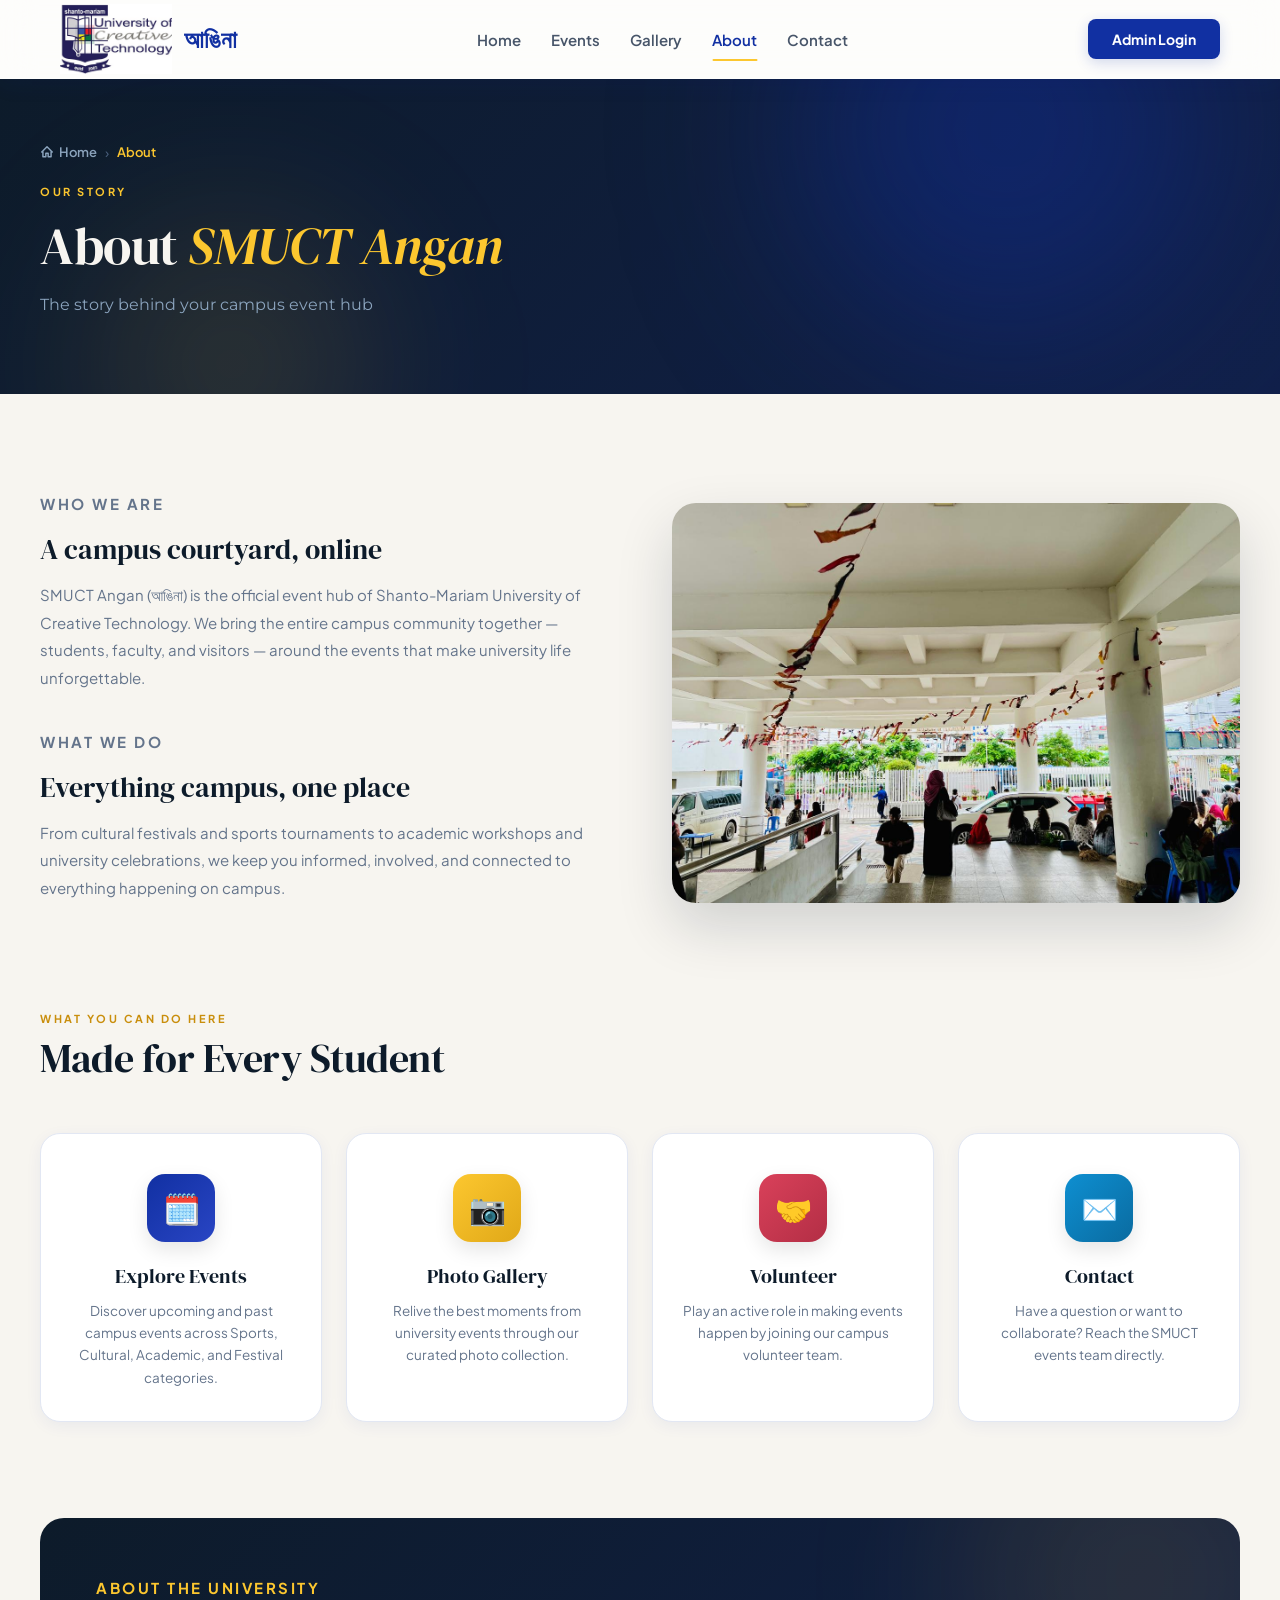
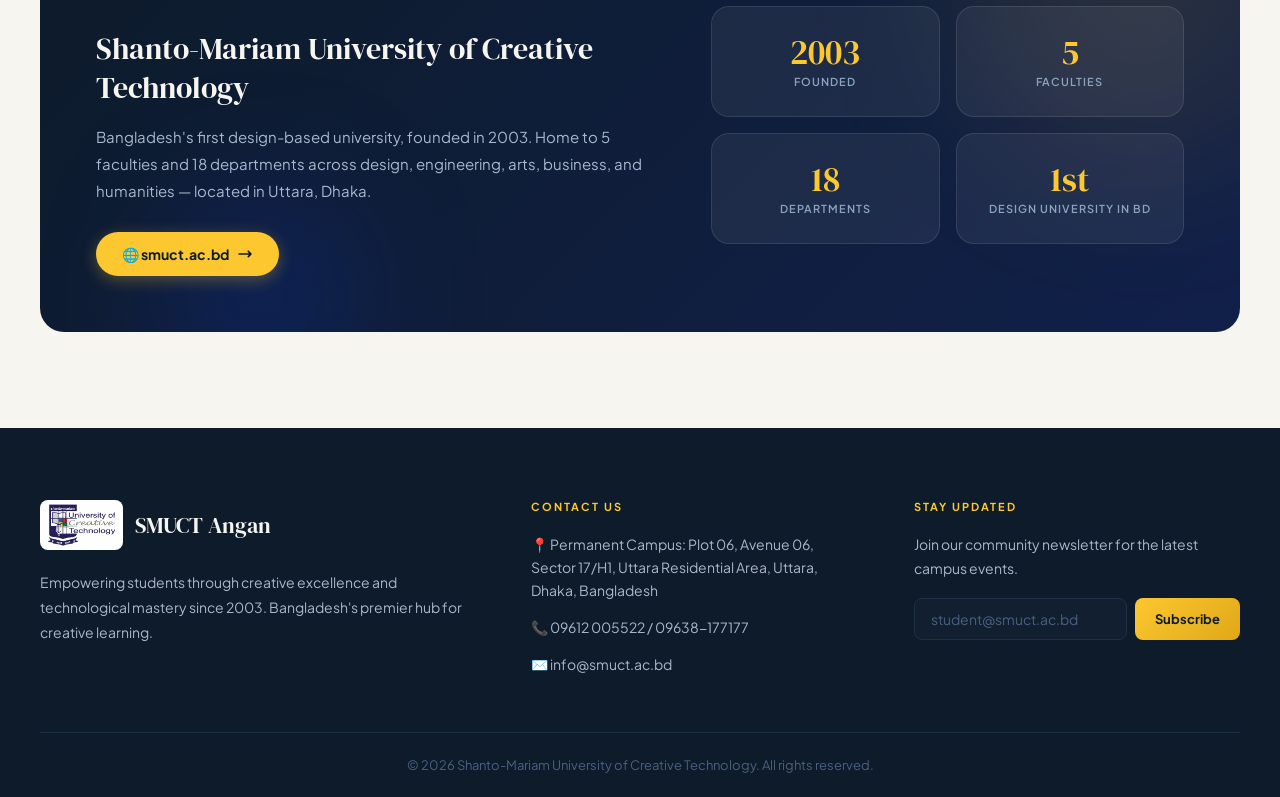
<file: about.html>
<!DOCTYPE html>
<html lang="en">
<head>
    <meta charset="UTF-8">
    <meta name="viewport" content="width=device-width, initial-scale=1.0">
    <title>About | SMUCT Angan</title>
    <link rel="icon" type="image/png" href="images/smuct-logo.png">
    <meta name="description" content="SMUCT Angan — campus event management for Shanto-Mariam University of Creative Technology.">
    <link href="https://fonts.googleapis.com/css2?family=DM+Serif+Display:ital@0;1&family=Plus+Jakarta+Sans:wght@300;400;500;600;700;800&family=Montserrat:wght@400;500;600&display=swap" rel="stylesheet">
    <link rel="stylesheet" href="css/style.css">
    <link rel="stylesheet" href="css/about.css">
</head>
<body>

    <!-- Navbar -->
    <header class="navbar">
        <div class="navbar-container">
            <a href="index.html" class="navbar-logo">
    <img src="images/smuct-logo.png" alt="SMUCT Angan" class="navbar-logo-img">
    <span class="navbar-logo-text">আঙিনা</span>
             </a>
            <nav class="navbar-links">
                <a href="index.html">Home</a>
                <a href="events.html">Events</a>
                <a href="gallery.html">Gallery</a>
                <a href="about.html" class="active">About</a>
                <a href="contact.html">Contact</a>
            </nav>
            <a href="login.html" class="navbar-btn">Admin Login</a>
        </div>
    </header>

    <!-- Page Header -->
    <section class="page-header">
    <div class="page-header-orb page-header-orb-1"></div>
    <div class="page-header-orb page-header-orb-2"></div>
    <div class="section-container">
        <nav class="breadcrumb">
            <a href="index.html" class="breadcrumb-link">
                <svg width="14" height="14" fill="none" stroke="currentColor" viewBox="0 0 24 24">
                    <path d="M3 12L12 3l9 9M5 10v10h5v-6h4v6h5V10" stroke-width="2.5" stroke-linecap="round" stroke-linejoin="round"/>
                </svg>
                Home
            </a>
            <span class="breadcrumb-sep">›</span>
            <span class="breadcrumb-current">About</span>
        </nav>
        <p class="section-eyebrow eyebrow-light">Our Story</p>
        <h1 class="page-title">About <em>SMUCT Angan</em></h1>
        <p class="page-subtitle">The story behind your campus event hub</p>
    </div>
</section>

    

    <!-- Who We Are / What We Do -->
    <section class="about-page">
        <div class="section-container">

            <div class="about-grid">
                <div class="about-text">
                    <p class="section-eyebrow">Who We Are</p>
                    <h2>A campus courtyard, online</h2>
                    <p>SMUCT Angan (আঙিনা) is the official event hub of Shanto-Mariam University of Creative Technology. We bring the entire campus community together — students, faculty, and visitors — around the events that make university life unforgettable.</p>

                    <p class="section-eyebrow" style="margin-top: 36px;">What We Do</p>
                    <h2>Everything campus, one place</h2>
                    <p>From cultural festivals and sports tournaments to academic workshops and university celebrations, we keep you informed, involved, and connected to everything happening on campus.</p>
                </div>
                <div class="about-image">
                    <img src="images/WhatsApp Image 2026-01-11 at 1.46.23 AM.jpeg" alt="SMUCT Campus">
                </div>
            </div>

            <!-- Feature Cards -->
            <div class="features-section">
                <div class="section-header">
                    <p class="section-eyebrow">What You Can Do Here</p>
                    <h2 class="section-title-left">Made for Every Student</h2>
                </div>
                <div class="features-grid">

                    <a href="events.html" class="feature-card">
                        <div class="feature-icon icon-blue">🗓️</div>
                        <h3>Explore Events</h3>
                        <p>Discover upcoming and past campus events across Sports, Cultural, Academic, and Festival categories.</p>
                    </a>

                    <a href="gallery.html" class="feature-card">
                        <div class="feature-icon icon-gold">📷</div>
                        <h3>Photo Gallery</h3>
                        <p>Relive the best moments from university events through our curated photo collection.</p>
                    </a>

                    <a href="volunteer.html" class="feature-card">
                        <div class="feature-icon icon-red">🤝</div>
                        <h3>Volunteer</h3>
                        <p>Play an active role in making events happen by joining our campus volunteer team.</p>
                    </a>

                    <a href="contact.html" class="feature-card">
                        <div class="feature-icon icon-teal">✉️</div>
                        <h3>Contact</h3>
                        <p>Have a question or want to collaborate? Reach the SMUCT events team directly.</p>
                    </a>

                </div>
            </div>

            <!-- About the University -->
            <div class="university-section">
                <div class="university-card">
                    <div class="university-text">
                        <p class="section-eyebrow eyebrow-light">About the University</p>
                        <h2>Shanto-Mariam University of Creative Technology</h2>
                        <p>Bangladesh's first design-based university, founded in 2003. Home to 5 faculties and 18 departments across design, engineering, arts, business, and humanities — located in Uttara, Dhaka.</p>
                        <a href="https://smuct.ac.bd" target="_blank" rel="noopener" class="university-link">
                            🌐 smuct.ac.bd
                            <svg width="16" height="16" fill="none" stroke="currentColor" viewBox="0 0 24 24"><path d="M17 8l4 4m0 0l-4 4m4-4H3" stroke-width="2.5" stroke-linecap="round" stroke-linejoin="round"/></svg>
                        </a>
                    </div>
                    <div class="university-stats">
                        <div class="stat-box">
                            <span class="stat-number">2003</span>
                            <span class="stat-label">Founded</span>
                        </div>
                        <div class="stat-box">
                            <span class="stat-number">5</span>
                            <span class="stat-label">Faculties</span>
                        </div>
                        <div class="stat-box">
                            <span class="stat-number">18</span>
                            <span class="stat-label">Departments</span>
                        </div>
                        <div class="stat-box">
                            <span class="stat-number">1st</span>
                            <span class="stat-label">Design University in BD</span>
                        </div>
                    </div>
                </div>
            </div>

        </div>
    </section>

    <!-- Footer -->
    <footer class="footer">
        <div class="footer-container">

            <div class="footer-brand">
                <div class="footer-logo-wrap">
                    <img src="images/smuct-logo.png" alt="SMUCT" class="footer-logo-img">
                    <span class="footer-logo-text">SMUCT Angan</span>
                </div>
                <p class="footer-tagline">Empowering students through creative excellence and technological mastery since 2003. Bangladesh's premier hub for creative learning.</p>
            </div>

            <div class="footer-contact">
                <h4>Contact Us</h4>
                <ul>
                    <li>📍 Permanent Campus: Plot 06, Avenue 06, Sector 17/H1, Uttara Residential Area, Uttara, Dhaka, Bangladesh</li>
                    <li>📞 09612 005522 / 09638-177177</li>
                    <li>✉️ info@smuct.ac.bd</li>
                </ul>
            </div>

            <div class="footer-newsletter">
                <h4>Stay Updated</h4>
                <p>Join our community newsletter for the latest campus events.</p>
                <div class="newsletter-form">
                    <input type="email" placeholder="student@smuct.ac.bd">
                    <button>Subscribe</button>
                </div>
            </div>

        </div>
        <div class="footer-bottom">
            <p>&copy; 2026 Shanto-Mariam University of Creative Technology. All rights reserved.</p>
        </div>
    </footer>

    <script src="js/main.js"></script>
</body>
</html>
</file>
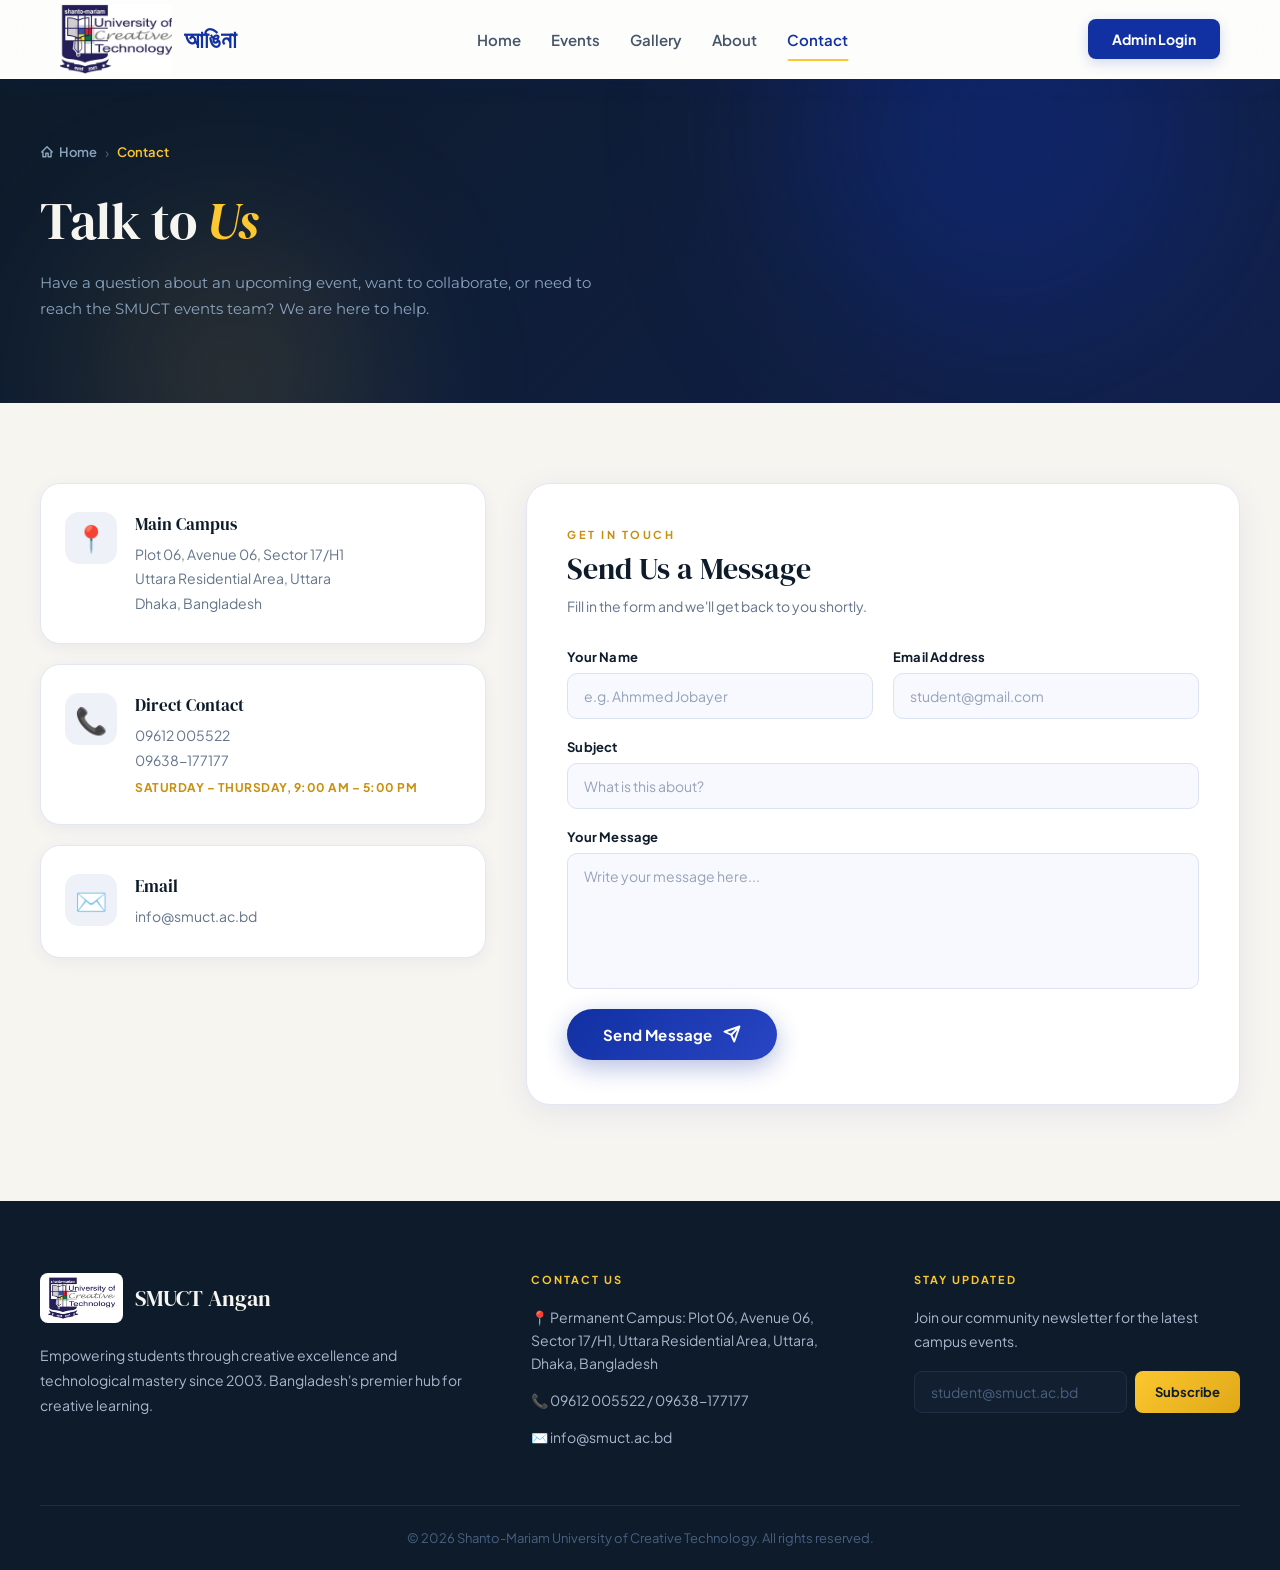
<file: contact.html>
<!DOCTYPE html>
<html lang="en">
<head>
    <meta charset="UTF-8">
    <meta name="viewport" content="width=device-width, initial-scale=1.0">
    <title>Contact | SMUCT Angan</title>
    <link rel="icon" type="image/png" href="images/smuct-logo.png">
    <meta name="description" content="SMUCT Angan — campus event management for Shanto-Mariam University of Creative Technology.">
    <link href="https://fonts.googleapis.com/css2?family=DM+Serif+Display:ital@0;1&family=Plus+Jakarta+Sans:wght@300;400;500;600;700;800&family=Montserrat:wght@400;500;600&display=swap" rel="stylesheet">
    <link rel="stylesheet" href="css/style.css">
    <link rel="stylesheet" href="css/contact.css">
</head>
<body>

    <!-- Navbar -->
    <header class="navbar">
        <div class="navbar-container">
            <a href="index.html" class="navbar-logo">
                <img src="images/smuct-logo.png" alt="SMUCT Angan" class="navbar-logo-img">
                <span class="navbar-logo-text">আঙিনা</span>
            </a>
            <nav class="navbar-links">
                <a href="index.html">Home</a>
                <a href="events.html">Events</a>
                <a href="gallery.html">Gallery</a>
                <a href="about.html">About</a>
                <a href="contact.html" class="active">Contact</a>
            </nav>
            <a href="login.html" class="navbar-btn">Admin Login</a>
        </div>
    </header>

    <!-- Page Header -->
    <section class="page-header">
        <div class="page-header-orb page-header-orb-1"></div>
        <div class="page-header-orb page-header-orb-2"></div>
        <div class="section-container">
            <nav class="breadcrumb">
                <a href="index.html" class="breadcrumb-link">
                    <svg width="14" height="14" fill="none" stroke="currentColor" viewBox="0 0 24 24">
                        <path d="M3 12L12 3l9 9M5 10v10h5v-6h4v6h5V10" stroke-width="2.5" stroke-linecap="round" stroke-linejoin="round"/>
                    </svg>
                    Home
                </a>
                <span class="breadcrumb-sep">›</span>
                <span class="breadcrumb-current">Contact</span>
            </nav>
            <h1 class="page-title">Talk to <em>Us</em></h1>
            <p class="page-subtitle">Have a question about an upcoming event, want to collaborate, or need to reach the SMUCT events team? We are here to help.</p>
        </div>
    </section>

    <!-- Contact Section -->
    <section class="contact-page">
        <div class="section-container">
            <div class="contact-grid">

                <!-- Info Side -->
                <div class="contact-info">

                    <div class="info-card">
                        <div class="info-icon">📍</div>
                        <div class="info-body">
                            <h4>Main Campus</h4>
                            <p>Plot 06, Avenue 06, Sector 17/H1<br>Uttara Residential Area, Uttara<br>Dhaka, Bangladesh</p>
                        </div>
                    </div>

                    <div class="info-card">
                        <div class="info-icon">📞</div>
                        <div class="info-body">
                            <h4>Direct Contact</h4>
                            <p>09612 005522<br>09638-177177</p>
                            <span class="info-hours">Saturday – Thursday, 9:00 AM – 5:00 PM</span>
                        </div>
                    </div>

                    <div class="info-card">
                        <div class="info-icon">✉️</div>
                        <div class="info-body">
                            <h4>Email</h4>
                            <p>info@smuct.ac.bd</p>
                        </div>
                    </div>

                </div>

                <!-- Form Side -->
                <div class="contact-form-card" id="contact-form-card">
                    <div class="form-header">
                        <p class="section-eyebrow">Get In Touch</p>
                        <h2 class="form-title">Send Us a Message</h2>
                        <p class="form-subtitle">Fill in the form and we'll get back to you shortly.</p>
                    </div>

                    <div class="contact-form" id="contact-form">
                        <div class="form-row">
                            <div class="form-group">
                                <label for="contact-name">Your Name</label>
                                <input type="text" id="contact-name" placeholder="e.g. Ahmmed Jobayer">
                            </div>
                            <div class="form-group">
                                <label for="contact-email">Email Address</label>
                                <input type="email" id="contact-email" placeholder="student@gmail.com">
                            </div>
                        </div>
                        <div class="form-group">
                            <label for="contact-subject">Subject</label>
                            <input type="text" id="contact-subject" placeholder="What is this about?">
                        </div>
                        <div class="form-group">
                            <label for="contact-message">Your Message</label>
                            <textarea id="contact-message" rows="6" placeholder="Write your message here..."></textarea>
                        </div>
                        <button class="contact-btn" onclick="handleContact()">
                            Send Message
                            <svg width="18" height="18" fill="none" stroke="currentColor" viewBox="0 0 24 24">
                                <path d="M22 2L11 13M22 2L15 22l-4-9-9-4 20-7z" stroke-width="2.5" stroke-linecap="round" stroke-linejoin="round"/>
                            </svg>
                        </button>
                    </div>

                    <!-- Success State -->
                    <div class="contact-success" id="contact-success" style="display:none;">
                        <div class="success-icon">✉️</div>
                        <h3>Message Sent</h3>
                        <p>Thank you for reaching out. We have received your message and a member of the SMUCT events team will get back to you as soon as possible.</p>
                        <a href="index.html" class="success-btn">Return Home</a>
                    </div>
                </div>

            </div>
        </div>
    </section>

    <!-- Footer -->
    <footer class="footer">
        <div class="footer-container">
            <div class="footer-brand">
                <div class="footer-logo-wrap">
                    <img src="images/smuct-logo.png" alt="SMUCT" class="footer-logo-img">
                    <span class="footer-logo-text">SMUCT Angan</span>
                </div>
                <p class="footer-tagline">Empowering students through creative excellence and technological mastery since 2003. Bangladesh's premier hub for creative learning.</p>
            </div>
            <div class="footer-contact">
                <h4>Contact Us</h4>
                <ul>
                    <li>📍 Permanent Campus: Plot 06, Avenue 06, Sector 17/H1, Uttara Residential Area, Uttara, Dhaka, Bangladesh</li>
                    <li>📞 09612 005522 / 09638-177177</li>
                    <li>✉️ info@smuct.ac.bd</li>
                </ul>
            </div>
            <div class="footer-newsletter">
                <h4>Stay Updated</h4>
                <p>Join our community newsletter for the latest campus events.</p>
                <div class="newsletter-form">
                    <input type="email" placeholder="student@smuct.ac.bd">
                    <button>Subscribe</button>
                </div>
            </div>
        </div>
        <div class="footer-bottom">
            <p>&copy; 2026 Shanto-Mariam University of Creative Technology. All rights reserved.</p>
        </div>
    </footer>

    <script src="js/main.js"></script>
    <script>
        function handleContact() {
            const name    = document.getElementById('contact-name').value.trim();
            const email   = document.getElementById('contact-email').value.trim();
            const subject = document.getElementById('contact-subject').value.trim();
            const message = document.getElementById('contact-message').value.trim();

            if (!name || !email || !subject || !message) {
                alert('Please fill in all fields before sending.');
                return;
            }

            document.getElementById('contact-form').style.display    = 'none';
            document.getElementById('contact-success').style.display = 'flex';
        }
    </script>
</body>
</html>
</file>
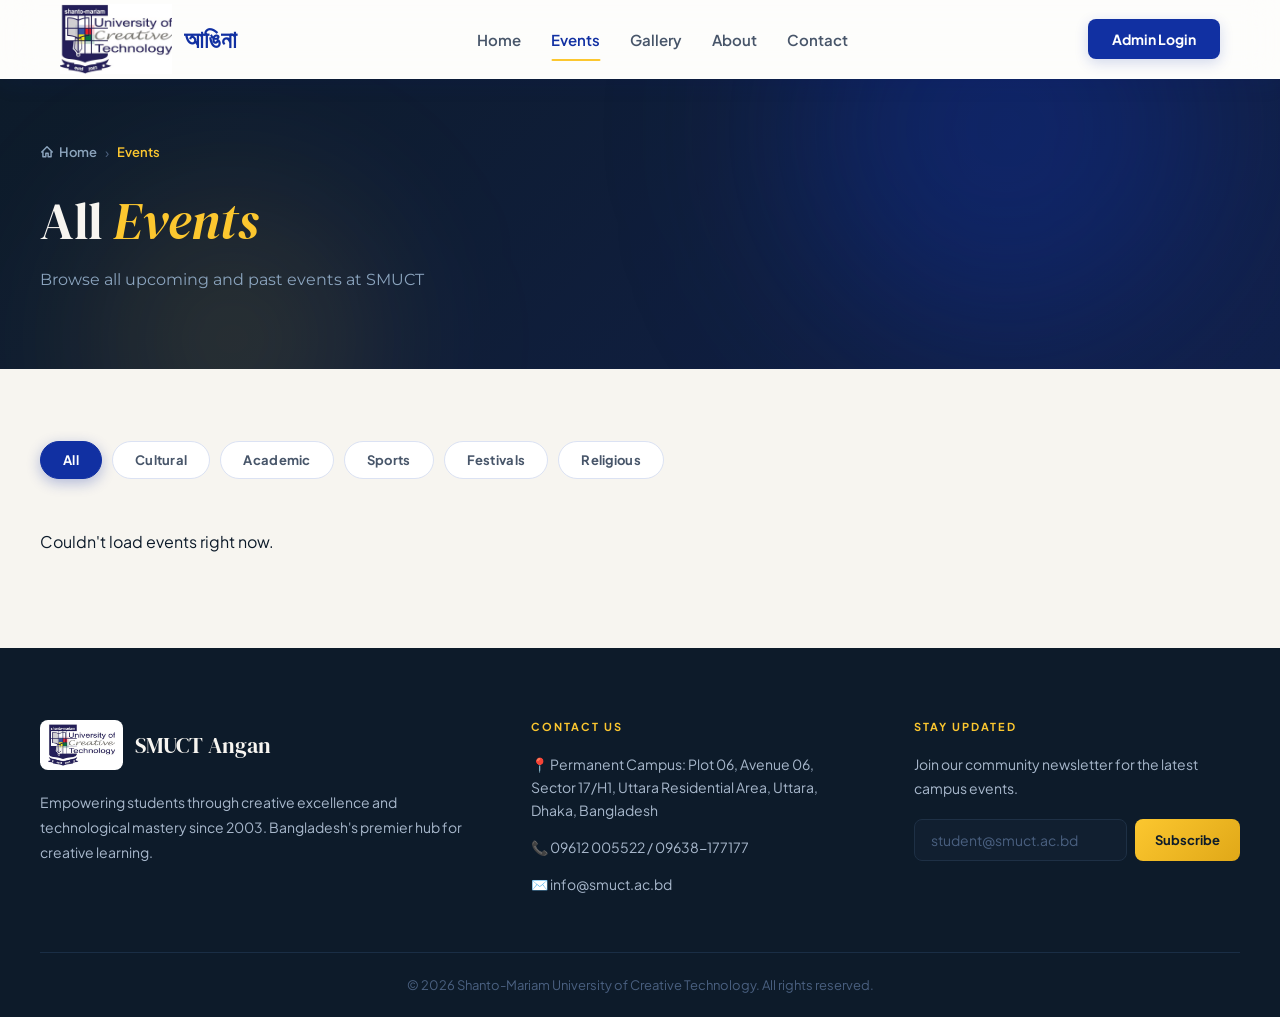
<file: events.html>
<!DOCTYPE html>
<html lang="en">
<head>
    <meta charset="UTF-8">
    <meta name="viewport" content="width=device-width, initial-scale=1.0">
    <title>Events | SMUCT Angan</title>
    <link rel="icon" type="image/png" href="images/smuct-logo.png">
    <meta name="description" content="SMUCT Angan — campus event management for Shanto-Mariam University of Creative Technology.">
    <link href="https://fonts.googleapis.com/css2?family=DM+Serif+Display:ital@0;1&family=Plus+Jakarta+Sans:wght@300;400;500;600;700;800&family=Montserrat:wght@400;500;600&display=swap" rel="stylesheet">
    <link rel="stylesheet" href="css/style.css">
    <link rel="stylesheet" href="css/events.css">
</head>
<body>

    <!-- Navbar -->
    <header class="navbar">
        <div class="navbar-container">
            <a href="index.html" class="navbar-logo">
                <img src="images/smuct-logo.png" alt="SMUCT Angan" class="navbar-logo-img">
                <span class="navbar-logo-text">আঙিনা</span>
            </a>
            <nav class="navbar-links">
                <a href="index.html">Home</a>
                <a href="events.html" class="active">Events</a>
                <a href="gallery.html">Gallery</a>
                <a href="about.html">About</a>
                <a href="contact.html">Contact</a>
            </nav>
            <a href="login.html" class="navbar-btn">Admin Login</a>
        </div>
    </header>

    <!-- Page Header -->
    <section class="page-header">
        <div class="page-header-orb page-header-orb-1"></div>
        <div class="page-header-orb page-header-orb-2"></div>
        <div class="section-container">
            <nav class="breadcrumb">
                <a href="index.html" class="breadcrumb-link">
                    <svg width="14" height="14" fill="none" stroke="currentColor" viewBox="0 0 24 24">
                        <path d="M3 12L12 3l9 9M5 10v10h5v-6h4v6h5V10" stroke-width="2.5" stroke-linecap="round" stroke-linejoin="round"/>
                    </svg>
                    Home
                </a>
                <span class="breadcrumb-sep">›</span>
                <span class="breadcrumb-current">Events</span>
            </nav>
            <h1 class="page-title">All <em>Events</em></h1>
            <p class="page-subtitle">Browse all upcoming and past events at SMUCT</p>
        </div>
    </section>

    <!-- Events Page -->
    <section class="events-page">
        <div class="section-container">

            <!-- Filter Bar -->
            <div class="events-filter">
                <button class="filter-btn active" onclick="filterEvents('all')">All</button>
                <button class="filter-btn" onclick="filterEvents('cultural')">Cultural</button>
                <button class="filter-btn" onclick="filterEvents('academic')">Academic</button>
                <button class="filter-btn" onclick="filterEvents('sports')">Sports</button>
                <button class="filter-btn" onclick="filterEvents('festival')">Festivals</button>
                <button class="filter-btn" onclick="filterEvents('religious')">Religious</button>
            </div>

            <!-- Events Grid -->
            <div class="events-grid" id="events-grid"><p style="grid-column:1/-1;">Loading events…</p></div>

            <!-- Empty State -->
            <div class="events-empty" id="events-empty" style="display:none;">
                <div class="empty-icon">🎭</div>
                <h3>No events found</h3>
                <p>There are no events in this category right now. Check back soon!</p>
            </div>

        </div>
    </section>

    <!-- Footer -->
    <footer class="footer">
        <div class="footer-container">
            <div class="footer-brand">
                <div class="footer-logo-wrap">
                    <img src="images/smuct-logo.png" alt="SMUCT" class="footer-logo-img">
                    <span class="footer-logo-text">SMUCT Angan</span>
                </div>
                <p class="footer-tagline">Empowering students through creative excellence and technological mastery since 2003. Bangladesh's premier hub for creative learning.</p>
            </div>
            <div class="footer-contact">
                <h4>Contact Us</h4>
                <ul>
                    <li>📍 Permanent Campus: Plot 06, Avenue 06, Sector 17/H1, Uttara Residential Area, Uttara, Dhaka, Bangladesh</li>
                    <li>📞 09612 005522 / 09638-177177</li>
                    <li>✉️ info@smuct.ac.bd</li>
                </ul>
            </div>
            <div class="footer-newsletter">
                <h4>Stay Updated</h4>
                <p>Join our community newsletter for the latest campus events.</p>
                <div class="newsletter-form">
                    <input type="email" placeholder="student@smuct.ac.bd">
                    <button>Subscribe</button>
                </div>
            </div>
        </div>
        <div class="footer-bottom">
            <p>&copy; 2026 Shanto-Mariam University of Creative Technology. All rights reserved.</p>
        </div>
    </footer>

    <script src="js/main.js"></script>
    <script>
    document.getElementById('events-grid').innerHTML = window.renderSkeletons(6);
    fetch('php/events/read.php')
        .then(res => res.json())
        .then(data => {
            var grid = document.getElementById('events-grid');
            var upcoming = data;
            if (upcoming.length === 0) {
                document.getElementById('events-empty').style.display = 'block';
                return;
            }
            grid.innerHTML = upcoming.map(e => `
                <div class="event-card reveal-on-scroll" data-category="${e.category}">
                    <div class="event-card-img">
                        <img src="${e.image_url || 'images/1.jpg'}" alt="${e.title}" loading="lazy" class="fade-img" onload="this.classList.add('loaded')">
                        <span class="event-badge badge-${e.category}">${e.category}</span>
                    </div>
                    <div class="event-card-body">
                        <p class="event-date">📅 ${e.event_date}</p>
                        <h3 class="event-title">${e.title}</h3>
                        <p class="event-venue">📍 ${e.venue}</p>
                        <a href="details.html?id=${e.id}" class="event-btn">View Details</a>
                    </div>
                </div>
            `).join('');
            window.initScrollReveal();
        })
        .catch(() => {
            document.getElementById('events-grid').innerHTML = '<p style="grid-column:1/-1;">Couldn\'t load events right now.</p>';
        });
    </script>
    <script>
        function filterEvents(category) {
            const cards = document.querySelectorAll('.event-card');
            const buttons = document.querySelectorAll('.filter-btn');
            const empty = document.getElementById('events-empty');

            buttons.forEach(btn => btn.classList.remove('active'));
            event.target.classList.add('active');

            let visible = 0;
            cards.forEach(card => {
                if (category === 'all' || card.dataset.category === category) {
                    card.style.display = 'flex';
                    visible++;
                } else {
                    card.style.display = 'none';
                }
            });

            empty.style.display = visible === 0 ? 'block' : 'none';
        }
    </script>
</body>
</html>
</file>
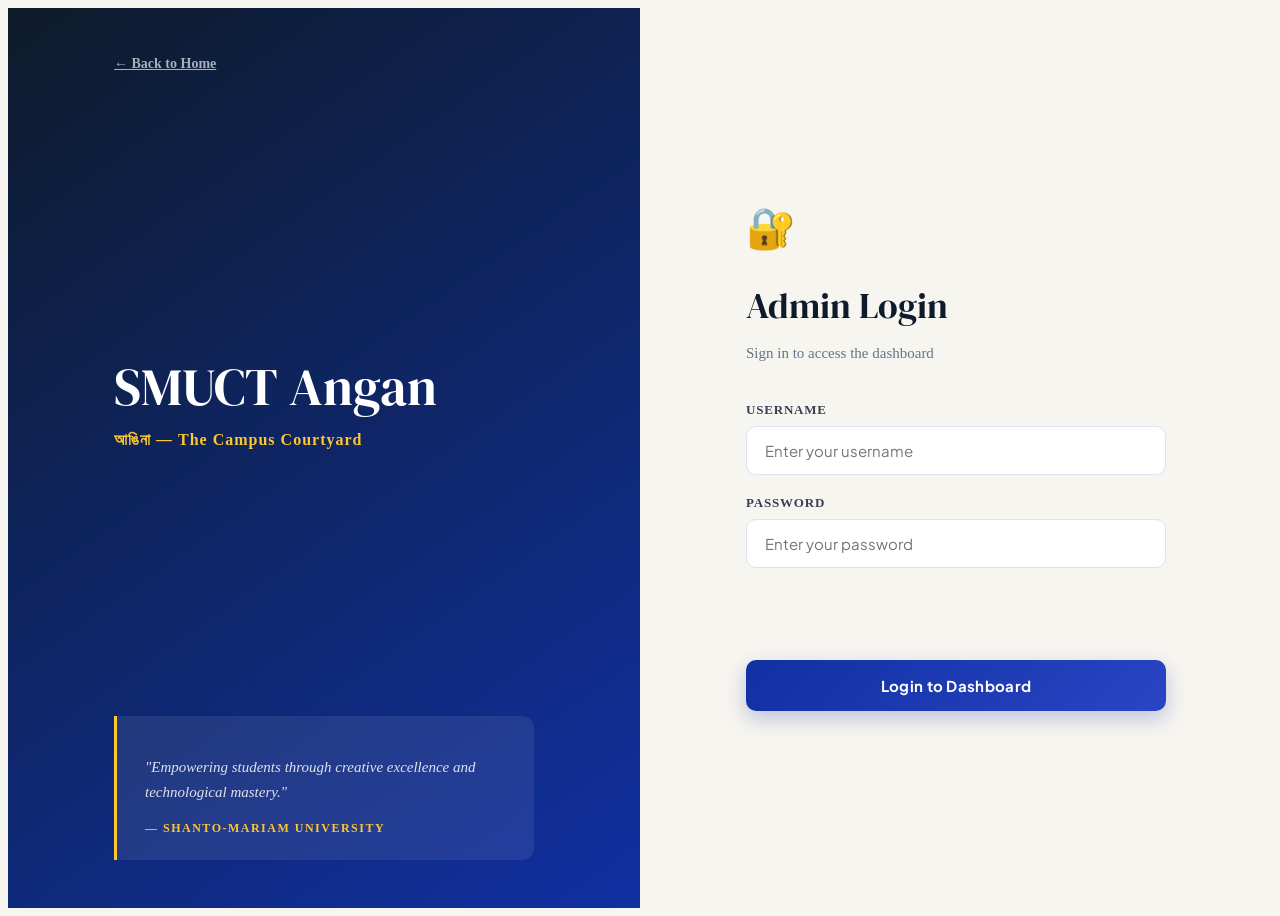
<file: login.html>
<!DOCTYPE html>
<html lang="en">
<head>
    <meta charset="UTF-8">
    <meta name="viewport" content="width=device-width, initial-scale=1.0">
    <title>Admin Login | SMUCT Angan</title>
    <link rel="icon" type="image/png" href="images/smuct-logo.png">
    <meta name="description" content="SMUCT Angan — campus event management for Shanto-Mariam University of Creative Technology.">
    <link href="https://fonts.googleapis.com/css2?family=DM+Serif+Display&family=Plus+Jakarta+Sans:wght@300;400;500;600;700;800&display=swap" rel="stylesheet">
    <link rel="stylesheet" href="css/style.css">
    <link rel="stylesheet" href="css/login.css">
</head>
<body>

    <div class="login-page">

        <div class="login-left">
            <div class="login-left-content">
                <a href="index.html" class="login-back-btn">← Back to Home</a>
                <div class="login-brand">
                    <h1>SMUCT Angan</h1>
                    <p>আঙিনা — The Campus Courtyard</p>
                </div>
                <div class="login-quote">
                    <p>"Empowering students through creative excellence and technological mastery."</p>
                    <span>— Shanto-Mariam University</span>
                </div>
            </div>
        </div>

        <div class="login-right">
            <div class="login-card">

                <div class="login-header">
                    <div class="login-icon">🔐</div>
                    <h2>Admin Login</h2>
                    <p>Sign in to access the dashboard</p>
                </div>

                <div class="login-form">
                    <div class="form-group">
                        <label>Username</label>
                        <input type="text" id="username" placeholder="Enter your username">
                    </div>
                    <div class="form-group">
                        <label>Password</label>
                        <input type="password" id="password" placeholder="Enter your password">
                    </div>
                    <p id="login-error" class="login-error"></p>
                    <button class="login-submit-btn" onclick="handleLogin()">Login to Dashboard</button>
                </div>

            </div>
        </div>

    </div>

    <script src="js/main.js"></script>
</body>
</html>
</file>
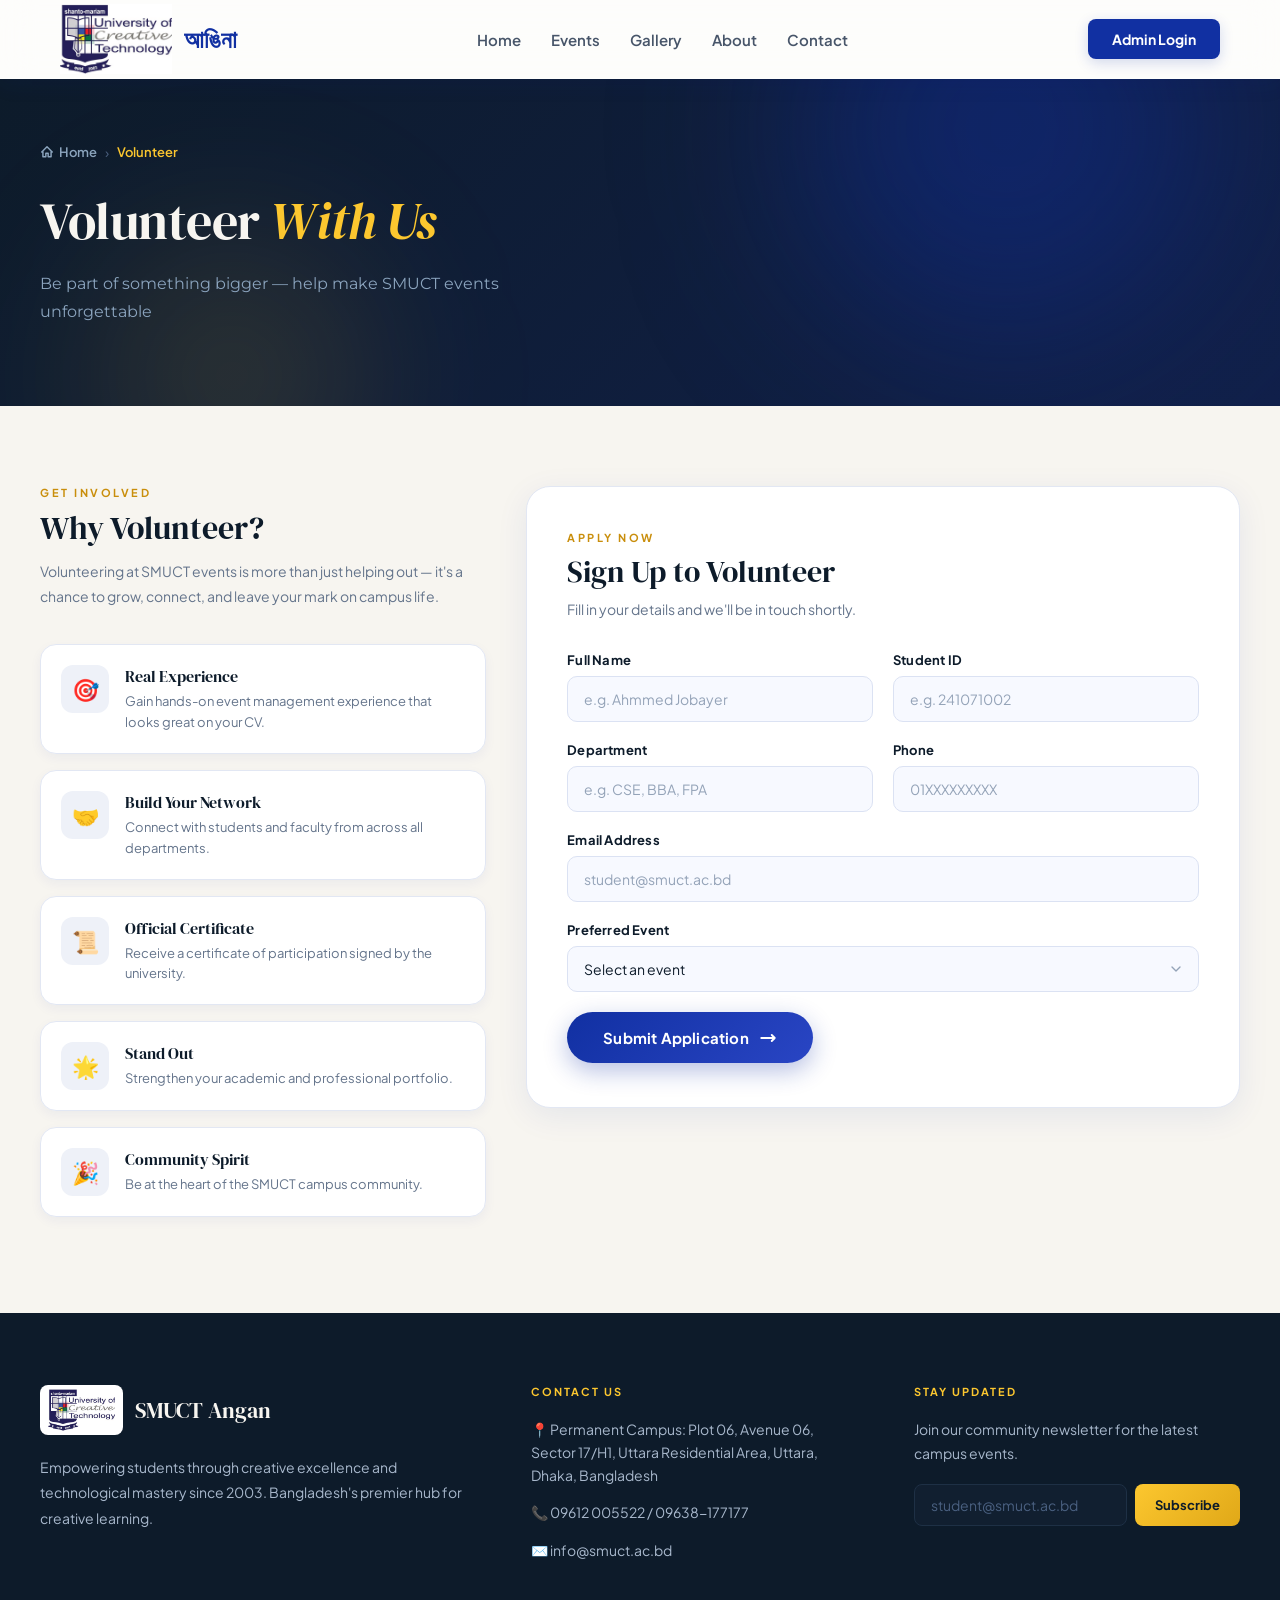
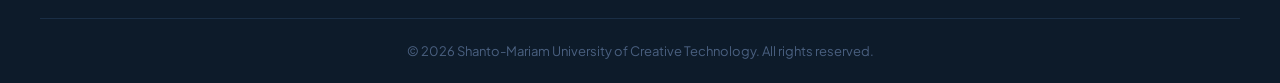
<file: volunteer.html>
<!DOCTYPE html>
<html lang="en">
<head>
    <meta charset="UTF-8">
    <meta name="viewport" content="width=device-width, initial-scale=1.0">
    <title>Volunteer | SMUCT Angan</title>
    <link rel="icon" type="image/png" href="images/smuct-logo.png">
    <meta name="description" content="SMUCT Angan — campus event management for Shanto-Mariam University of Creative Technology.">
    <link href="https://fonts.googleapis.com/css2?family=DM+Serif+Display:ital@0;1&family=Plus+Jakarta+Sans:wght@300;400;500;600;700;800&family=Montserrat:wght@400;500;600&display=swap" rel="stylesheet">
    <link rel="stylesheet" href="css/style.css">
    <link rel="stylesheet" href="css/volunteer.css">
</head>
<body>

    <!-- Navbar -->
    <header class="navbar">
        <div class="navbar-container">
            <a href="index.html" class="navbar-logo">
                <img src="images/smuct-logo.png" alt="SMUCT Angan" class="navbar-logo-img">
                <span class="navbar-logo-text">আঙিনা</span>
            </a>
            <nav class="navbar-links">
                <a href="index.html">Home</a>
                <a href="events.html">Events</a>
                <a href="gallery.html">Gallery</a>
                <a href="about.html">About</a>
                <a href="contact.html">Contact</a>
            </nav>
            <a href="login.html" class="navbar-btn">Admin Login</a>
        </div>
    </header>

    <!-- Page Header -->
    <section class="page-header">
        <div class="page-header-orb page-header-orb-1"></div>
        <div class="page-header-orb page-header-orb-2"></div>
        <div class="section-container">
            <nav class="breadcrumb">
                <a href="index.html" class="breadcrumb-link">
                    <svg width="14" height="14" fill="none" stroke="currentColor" viewBox="0 0 24 24">
                        <path d="M3 12L12 3l9 9M5 10v10h5v-6h4v6h5V10" stroke-width="2.5" stroke-linecap="round" stroke-linejoin="round"/>
                    </svg>
                    Home
                </a>
                <span class="breadcrumb-sep">›</span>
                <span class="breadcrumb-current">Volunteer</span>
            </nav>
            <h1 class="page-title">Volunteer <em>With Us</em></h1>
            <p class="page-subtitle">Be part of something bigger — help make SMUCT events unforgettable</p>
        </div>
    </section>

    <!-- Volunteer Section -->
    <section class="volunteer-page">
        <div class="section-container">
            <div class="volunteer-grid">

                <!-- Info Side -->
                <div class="volunteer-info">
                    <div class="info-header">
                        <p class="section-eyebrow">Get Involved</p>
                        <h2 class="info-title">Why Volunteer?</h2>
                        <p class="info-subtitle">Volunteering at SMUCT events is more than just helping out — it's a chance to grow, connect, and leave your mark on campus life.</p>
                    </div>

                    <div class="reasons-list">
                        <div class="reason-item">
                            <div class="reason-icon">🎯</div>
                            <div class="reason-body">
                                <h4>Real Experience</h4>
                                <p>Gain hands-on event management experience that looks great on your CV.</p>
                            </div>
                        </div>
                        <div class="reason-item">
                            <div class="reason-icon">🤝</div>
                            <div class="reason-body">
                                <h4>Build Your Network</h4>
                                <p>Connect with students and faculty from across all departments.</p>
                            </div>
                        </div>
                        <div class="reason-item">
                            <div class="reason-icon">📜</div>
                            <div class="reason-body">
                                <h4>Official Certificate</h4>
                                <p>Receive a certificate of participation signed by the university.</p>
                            </div>
                        </div>
                        <div class="reason-item">
                            <div class="reason-icon">🌟</div>
                            <div class="reason-body">
                                <h4>Stand Out</h4>
                                <p>Strengthen your academic and professional portfolio.</p>
                            </div>
                        </div>
                        <div class="reason-item">
                            <div class="reason-icon">🎉</div>
                            <div class="reason-body">
                                <h4>Community Spirit</h4>
                                <p>Be at the heart of the SMUCT campus community.</p>
                            </div>
                        </div>
                    </div>
                </div>

                <!-- Form Side -->
                <div class="volunteer-form-card" id="volunteer-form-card">
                    <div class="form-header">
                        <p class="section-eyebrow">Apply Now</p>
                        <h2 class="form-title">Sign Up to Volunteer</h2>
                        <p class="form-subtitle">Fill in your details and we'll be in touch shortly.</p>
                    </div>

                    <div class="volunteer-form" id="volunteer-form">
                        <div class="form-row">
                            <div class="form-group">
                                <label for="vol-name">Full Name</label>
                                <input type="text" id="vol-name" placeholder="e.g. Ahmmed Jobayer">
                            </div>
                            <div class="form-group">
                                <label for="vol-id">Student ID</label>
                                <input type="text" id="vol-id" placeholder="e.g. 241071002">
                            </div>
                        </div>
                        <div class="form-row">
                            <div class="form-group">
                                <label for="vol-dept">Department</label>
                                <input type="text" id="vol-dept" placeholder="e.g. CSE, BBA, FPA">
                            </div>
                            <div class="form-group">
                                <label for="vol-phone">Phone</label>
                                <input type="text" id="vol-phone" placeholder="01XXXXXXXXX">
                            </div>
                        </div>
                        <div class="form-group">
                            <label for="vol-email">Email Address</label>
                            <input type="email" id="vol-email" placeholder="student@smuct.ac.bd">
                        </div>
                        <div class="form-group">
                            <label for="vol-event">Preferred Event</label>
                            <select id="vol-event">
                                <option value="">Loading events…</option>
                            </select>
                        </div>
                        <button class="volunteer-btn" onclick="handleVolunteer()">
                            Submit Application
                            <svg width="18" height="18" fill="none" stroke="currentColor" viewBox="0 0 24 24">
                                <path d="M17 8l4 4m0 0l-4 4m4-4H3" stroke-width="2.5" stroke-linecap="round" stroke-linejoin="round"/>
                            </svg>
                        </button>
                    </div>

                    <!-- Success State -->
                    <div class="volunteer-success" id="volunteer-success" style="display:none;">
                        <div class="success-icon">🌟</div>
                        <h3>Application Submitted!</h3>
                        <p>Thank you for signing up to volunteer. A member of the SMUCT events team will reach out to you shortly with further details.</p>
                        <div class="success-actions">
                            <a href="events.html" class="success-btn-primary">Browse Events</a>
                            <a href="index.html" class="success-btn-secondary">Return Home</a>
                        </div>
                    </div>
                </div>

            </div>
        </div>
    </section>

    <!-- Footer -->
    <footer class="footer">
        <div class="footer-container">
            <div class="footer-brand">
                <div class="footer-logo-wrap">
                    <img src="images/smuct-logo.png" alt="SMUCT" class="footer-logo-img">
                    <span class="footer-logo-text">SMUCT Angan</span>
                </div>
                <p class="footer-tagline">Empowering students through creative excellence and technological mastery since 2003. Bangladesh's premier hub for creative learning.</p>
            </div>
            <div class="footer-contact">
                <h4>Contact Us</h4>
                <ul>
                    <li>📍 Permanent Campus: Plot 06, Avenue 06, Sector 17/H1, Uttara Residential Area, Uttara, Dhaka, Bangladesh</li>
                    <li>📞 09612 005522 / 09638-177177</li>
                    <li>✉️ info@smuct.ac.bd</li>
                </ul>
            </div>
            <div class="footer-newsletter">
                <h4>Stay Updated</h4>
                <p>Join our community newsletter for the latest campus events.</p>
                <div class="newsletter-form">
                    <input type="email" placeholder="student@smuct.ac.bd">
                    <button>Subscribe</button>
                </div>
            </div>
        </div>
        <div class="footer-bottom">
            <p>&copy; 2026 Shanto-Mariam University of Creative Technology. All rights reserved.</p>
        </div>
    </footer>

    <script src="js/main.js"></script>
    <script>
    fetch('php/events/read.php')
        .then(res => res.json())
        .then(data => {
            var sel = document.getElementById('vol-event');
            var upcoming = data.filter(e => e.status === 'upcoming');
            sel.innerHTML = '<option value="">Select an event</option>';
            upcoming.forEach(e => {
                sel.innerHTML += '<option value="' + e.title + '">' + e.title + '</option>';
            });
        })
        .catch(() => {
            document.getElementById('vol-event').innerHTML = '<option value="">Select an event</option>';
        });
    </script>
</body>
</html>
</file>
<file: css/style.css>
/* ===== HERO ===== */

@keyframes heroFadeUp {
    from { opacity: 0; transform: translateY(32px); }
    to   { opacity: 1; transform: translateY(0); }
}

@keyframes orbFloat {
    0%, 100% { transform: translateY(0) scale(1); }
    50%       { transform: translateY(-30px) scale(1.05); }
}

@keyframes scrollPulse {
    0%, 100% { transform: scaleY(1); opacity: 0.4; }
    50%       { transform: scaleY(0.35); opacity: 1; }
}

.hero {
    position: relative;
    height: 100vh;
    min-height: 700px;
    display: flex;
    align-items: center;
    overflow: hidden;
}

.hero-bg {
    position: absolute;
    inset: 0;
    background-image: url('../images/8.JPG');
    background-size: cover;
    background-position: center;
    transform: scale(1.06);
    z-index: 0;
}

.hero-overlay {
    position: absolute;
    inset: 0;
    background:
        linear-gradient(to right, rgba(8, 18, 38, 0.96) 0%, rgba(8, 18, 38, 0.80) 50%, rgba(8, 18, 38, 0.35) 100%),
        linear-gradient(to top, rgba(8, 18, 38, 0.85) 0%, transparent 45%);
    z-index: 1;
}

.hero-orb {
    position: absolute;
    border-radius: 50%;
    filter: blur(100px);
    z-index: 2;
    pointer-events: none;
    animation: orbFloat 10s ease-in-out infinite;
}

.hero-orb-1 {
    width: 520px;
    height: 520px;
    background: rgba(17, 48, 162, 0.3);
    top: -120px;
    right: 0%;
    animation-delay: 0s;
}

.hero-orb-2 {
    width: 320px;
    height: 320px;
    background: rgba(252, 199, 47, 0.15);
    bottom: 10%;
    right: 18%;
    animation-delay: 3.5s;
}

.hero-orb-3 {
    width: 220px;
    height: 220px;
    background: rgba(91, 155, 213, 0.18);
    top: 35%;
    left: 52%;
    animation-delay: 6s;
}

.hero-content {
    position: relative;
    z-index: 10;
    width: 100%;
    max-width: 1200px;
    margin: 0 auto;
    padding: 0 56px;
    color: #ffffff;
}

.hero-rule {
    display: flex;
    align-items: center;
    gap: 18px;
    margin-bottom: 32px;
    animation: heroFadeUp 0.5s ease both;
    animation-delay: 0.05s;
}

.hero-rule::before {
    content: '';
    display: block;
    width: 60px;
    height: 4px;
    background: #FCC72F;
    border-radius: 2px;
}

.hero-rule::after {
    content: 'SMUCT ANGAN';
    font-size: 18px;
    font-weight: 700;
    color: #FCC72F;
    letter-spacing: 3px;
    text-transform: uppercase;
}

.hero-title {
    font-family: 'DM Serif Display', serif;
    font-size: 84px;
    font-weight: 400;
    line-height: 1.05;
    letter-spacing: -1px;
    margin-bottom: 28px;
    max-width: 760px;
    animation: heroFadeUp 0.6s ease both;
    animation-delay: 0.15s;
    color: #f7f5f0;
}

.hero-highlight {
    font-style: italic;
    color: #FCC72F;
}

.hero-subtitle {
    font-family: 'Montserrat', sans-serif;
    font-size: 17px;
    color: #8ba4be;
    margin-bottom: 52px;
    font-weight: 400;
    max-width: 460px;
    line-height: 1.9;
    animation: heroFadeUp 0.6s ease both;
    animation-delay: 0.3s;
}

.hero-buttons {
    display: flex;
    gap: 14px;
    flex-wrap: wrap;
    align-items: center;
    animation: heroFadeUp 0.6s ease both;
    animation-delay: 0.45s;
}

.hero-btn-primary {
    display: inline-flex;
    align-items: center;
    gap: 10px;
    background: linear-gradient(135deg, #FCC72F 0%, #FCC72F 100%);
    color: #0d1b2a;
    padding: 16px 38px;
    border-radius: 999px;
    font-size: 15px;
    font-weight: 700;
    letter-spacing: 0.2px;
    transition: all 0.25s ease;
    box-shadow: 0 8px 32px rgba(252, 199, 47, 0.3);
}

.hero-btn-primary:hover {
    transform: translateY(-3px);
    box-shadow: 0 16px 48px rgba(252, 199, 47, 0.45);
}

.hero-btn-secondary {
    display: inline-flex;
    align-items: center;
    background: rgba(91, 155, 213, 0.08);
    color: #e2e8f0;
    padding: 16px 38px;
    border-radius: 999px;
    font-size: 15px;
    font-weight: 600;
    border: 1px solid rgba(91, 155, 213, 0.25);
    backdrop-filter: blur(12px);
    transition: all 0.25s ease;
}

.hero-btn-secondary:hover {
    background: rgba(91, 155, 213, 0.15);
    border-color: rgba(91, 155, 213, 0.45);
    transform: translateY(-3px);
    color: #ffffff;
}

.hero-scroll {
    position: absolute;
    bottom: 96px;
    left: 56px;
    z-index: 10;
}

.hero-scroll-line {
    width: 1.5px;
    height: 56px;
    background: linear-gradient(to bottom, #FCC72F, transparent);
    border-radius: 2px;
    animation: scrollPulse 2.2s ease-in-out infinite;
    transform-origin: top;
}

.hero-cut {
    position: absolute;
    bottom: 0;
    left: 0;
    right: 0;
    height: 80px;
    background-color: #f7f5f0;
    clip-path: polygon(0 100%, 100% 100%, 100% 0);
    z-index: 10;
}
/* ===== Scroll-reveal ===== */
.reveal-on-scroll {
    opacity: 0;
    transform: translateY(24px);
    transition: opacity 0.6s ease, transform 0.6s ease;
}
.reveal-on-scroll.revealed {
    opacity: 1;
    transform: translateY(0);
}

/* ===== Image fade-in on load ===== */
.fade-img {
    opacity: 0;
    transition: opacity 0.4s ease;
}
.fade-img.loaded {
    opacity: 1;
}

/* ===== Skeleton loading shimmer ===== */
.skeleton-card {
    border-radius: 20px;
    overflow: hidden;
    background: #dbe2f3;
    height: 260px;
    position: relative;
    display: flex;
    align-items: center;
    justify-content: center;
}
.skeleton-card::before {
    content: "🖼️";
    font-size: 32px;
    opacity: 0.35;
    z-index: 1;
}
.skeleton-card::after {
    content: "";
    position: absolute;
    inset: 0;
    background: linear-gradient(90deg, transparent, rgba(255,255,255,0.85), transparent);
    transform: translateX(-100%);
    animation: skeleton-shimmer 1.4s infinite;
}
@keyframes skeleton-shimmer {
    100% { transform: translateX(100%); }
}
</file>
<file: css/about.css>
/* ===== BASE ===== */

* { margin: 0; padding: 0; box-sizing: border-box; }

body {
    font-family: 'Plus Jakarta Sans', sans-serif;
    background-color: #f7f5f0;
    color: #0d1b2a;
}

a { text-decoration: none; color: inherit; }
img { max-width: 100%; display: block; }


.breadcrumb {
    display: flex;
    align-items: center;
    gap: 8px;
    margin-bottom: 24px;
}

.breadcrumb-link {
    display: inline-flex;
    align-items: center;
    gap: 5px;
    font-size: 13px;
    font-weight: 600;
    color: #8ba4be;
    transition: color 0.2s ease;
}

.breadcrumb-link:hover { color: #FCC72F; }
.breadcrumb-sep { font-size: 14px; color: #4a6080; }
.breadcrumb-current { font-size: 13px; font-weight: 600; color: #FCC72F; }


/* ===== NAVBAR ===== */

.navbar {
    background: rgba(255, 255, 255, 0.75);
    backdrop-filter: blur(16px);
    -webkit-backdrop-filter: blur(16px);
    border-bottom: 1px solid rgba(255, 255, 255, 0.35);
    position: sticky;
    top: 0;
    z-index: 1000;
    box-shadow:
        0 6px 20px rgba(17, 48, 162, 0.08),
        0 2px 6px rgba(0, 0, 0, 0.03);
    transition: all 0.3s ease;
}

.navbar-container {
    max-width: 1200px;
    margin: 0 auto;
    padding: 0 20px;
    min-height: 78px;
    display: flex;
    align-items: center;
    justify-content: space-between;
}

.navbar-logo {
    display: flex;
    align-items: center;
    gap: 12px;
}

.navbar-logo-img {
    height: 70px;
    width: auto;
    object-fit: contain;
    transition: transform 0.3s ease;
}

.navbar-logo:hover .navbar-logo-img { transform: scale(1.03); }

.navbar-logo-text {
    font-family: 'DM Serif Display', serif;
    font-size: 24px;
    font-weight: 700;
    color: #1130A2;
    letter-spacing: 0.4px;
    white-space: nowrap;
}

.navbar-links {
    display: flex;
    align-items: center;
    gap: 30px;
}

.navbar-links a {
    font-size: 15px;
    font-weight: 600;
    color: #475569;
    position: relative;
    padding: 6px 0;
    transition: color 0.25s ease;
}

.navbar-links a::after {
    content: '';
    position: absolute;
    left: 50%;
    bottom: -6px;
    width: 0;
    height: 2px;
    background: #FCC72F;
    border-radius: 10px;
    transform: translateX(-50%);
    transition: width 0.3s ease;
}

.navbar-links a:hover,
.navbar-links a.active { color: #1130A2; }

.navbar-links a:hover::after,
.navbar-links a.active::after { width: 100%; }

.navbar-btn {
    display: inline-flex;
    align-items: center;
    justify-content: center;
    padding: 11px 24px;
    background: #1130A2;
    color: #ffffff;
    border-radius: 8px;
    font-size: 14px;
    font-weight: 700;
    box-shadow: 0 4px 14px rgba(17, 48, 162, 0.18);
    transition: all 0.3s ease;
}

.navbar-btn:hover {
    background: #FCC72F;
    color: #0f172a;
    transform: translateY(-2px);
    box-shadow: 0 8px 18px rgba(252, 199, 47, 0.3);
}

@media (max-width: 768px) {
    .navbar-container { min-height: 70px; padding: 0 15px; }
    .navbar-logo-img { height: 58px; }
    .navbar-logo-text { font-size: 20px; }
    .navbar-links { gap: 20px; }
    .navbar-links a { font-size: 14px; }
    .navbar-btn { padding: 10px 18px; font-size: 13px; }
}


/* ===== SHARED LAYOUT ===== */

.section-container { max-width: 1200px; margin: 0 auto; }

.section-eyebrow {
    font-size: 11px;
    font-weight: 700;
    color: #c98e0c;
    text-transform: uppercase;
    letter-spacing: 2.5px;
    margin-bottom: 10px;
}

.section-eyebrow.eyebrow-light { color: #FCC72F; }

.section-header { margin-bottom: 52px; }

.section-title-left {
    font-family: 'DM Serif Display', serif;
    font-size: 40px;
    font-weight: 400;
    color: #0d1b2a;
    letter-spacing: -0.5px;
    line-height: 1.15;
}

.section-subtitle-left {
    font-size: 15px;
    color: #64748b;
    margin-top: 8px;
    line-height: 1.6;
}


/* ===== PAGE HEADER ===== */

.page-header {
    position: relative;
    background: linear-gradient(135deg, #0d1b2a 0%, #11204a 100%);
    padding: 64px 32px 80px;
    overflow: hidden;
}

.page-header-orb {
    position: absolute;
    border-radius: 50%;
    filter: blur(90px);
    pointer-events: none;
}

.page-header-orb-1 {
    width: 420px; height: 420px;
    background: rgba(17, 48, 162, 0.4);
    top: -160px; right: 5%;
}

.page-header-orb-2 {
    width: 260px; height: 260px;
    background: rgba(252, 199, 47, 0.15);
    bottom: -100px; left: 8%;
}

.page-title {
    position: relative;
    z-index: 2;
    font-family: 'DM Serif Display', serif;
    font-size: 52px;
    font-weight: 400;
    color: #f7f5f0;
    letter-spacing: -0.5px;
    margin-top: 12px;
}

.page-title em { font-style: italic; color: #FCC72F; }

.page-subtitle {
    position: relative;
    z-index: 2;
    font-family: 'Montserrat', sans-serif;
    font-size: 16px;
    color: #8ba4be;
    margin-top: 14px;
}


/* ===== ABOUT PAGE ===== */

.about-page {
    padding: 96px 32px;
    background-color: #f7f5f0;
}


/* ===== WHO WE ARE / WHAT WE DO ===== */

.about-grid {
    display: grid;
    grid-template-columns: 1fr 1fr;
    gap: 64px;
    align-items: center;
    margin-bottom: 96px;
}

.about-text h2 {
    font-family: 'DM Serif Display', serif;
    font-size: 28px;
    font-weight: 400;
    color: #0d1b2a;
    margin-bottom: 14px;
    line-height: 1.25;
}

.about-text p {
    font-size: 15px;
    color: #64748b;
    line-height: 1.85;
    margin-bottom: 14px;
}

.about-image img {
    width: 100%;
    height: 400px;
    border-radius: 24px;
    object-fit: cover;
    box-shadow: 0 24px 56px rgba(13, 27, 42, 0.16);
    transition: transform 0.4s ease;
}

.about-image img:hover { transform: scale(1.02); }


/* ===== FEATURE CARDS ===== */

.features-section { margin-bottom: 96px; }

.features-grid {
    display: grid;
    grid-template-columns: repeat(4, 1fr);
    gap: 24px;
}

.feature-card {
    position: relative;
    background: #ffffff;
    padding: 40px 24px 32px;
    border-radius: 20px;
    border: 1.5px solid #e2e7f3;
    box-shadow: 0 4px 16px rgba(17, 48, 162, 0.06);
    display: flex;
    flex-direction: column;
    align-items: center;
    text-align: center;
    cursor: pointer;
    color: inherit;
    transition: all 0.4s ease;
    z-index: 0;
}

/* Gradient glow border */
.feature-card::before {
    content: '';
    position: absolute;
    inset: -2px;
    border-radius: 22px;
    background: #FCC72F;
    z-index: -1;
    opacity: 0;
    transition: opacity 0.4s ease;
}

.feature-card:hover {
    border-color: transparent;
    background: rgba(255, 255, 255, 0.82);
    backdrop-filter: blur(20px);
    -webkit-backdrop-filter: blur(20px);
    box-shadow:
        0 20px 60px rgba(252, 199, 47, 0.25),
        0 4px 20px rgba(252, 199, 47, 0.12),
        inset 0 1px 0 rgba(255, 255, 255, 0.9);
    transform: translateY(-10px);
}

.feature-card:hover::before { opacity: 1; }

.feature-icon {
    width: 68px;
    height: 68px;
    border-radius: 18px;
    display: flex;
    align-items: center;
    justify-content: center;
    font-size: 30px;
    margin-bottom: 20px;
    box-shadow: 0 8px 20px rgba(0, 0, 0, 0.1);
    transition: transform 0.35s ease, box-shadow 0.35s ease;
}

.icon-blue  { background: linear-gradient(135deg, #1130A2, #2945c4); }
.icon-gold  { background: linear-gradient(135deg, #FCC72F, #e0a818); }
.icon-red   { background: linear-gradient(135deg, #d9415a, #b32e45); }
.icon-teal  { background: linear-gradient(135deg, #0e8fd1, #0a6ba0); }

.feature-card:hover .feature-icon {
    transform: scale(1.12) rotate(6deg);
    box-shadow: 0 16px 32px rgba(0, 0, 0, 0.18);
}

.feature-card h3 {
    font-family: 'DM Serif Display', serif;
    font-size: 20px;
    font-weight: 400;
    color: #0d1b2a;
    margin-bottom: 10px;
    transition: color 0.25s ease;
}

.feature-card:hover h3 { color: #0d1b2a; }

.feature-card p {
    font-size: 13.5px;
    color: #64748b;
    line-height: 1.65;
}


/* ===== UNIVERSITY SECTION ===== */

.university-section { margin-bottom: 0; }

.university-card {
    background: linear-gradient(135deg, #0d1b2a 0%, #11204a 100%);
    border-radius: 24px;
    padding: 56px;
    display: grid;
    grid-template-columns: 1.2fr 1fr;
    gap: 48px;
    align-items: center;
    position: relative;
    overflow: hidden;
}

.university-card::before {
    content: '';
    position: absolute;
    width: 360px; height: 360px;
    background: rgba(252, 199, 47, 0.1);
    border-radius: 50%;
    filter: blur(80px);
    top: -120px; right: -80px;
    pointer-events: none;
}

.university-card::after {
    content: '';
    position: absolute;
    width: 200px; height: 200px;
    background: rgba(17, 48, 162, 0.3);
    border-radius: 50%;
    filter: blur(60px);
    bottom: -60px; left: 10%;
    pointer-events: none;
}

.university-text {
    position: relative;
    z-index: 2;
}

.university-text h2 {
    font-family: 'DM Serif Display', serif;
    font-size: 30px;
    font-weight: 400;
    color: #f7f5f0;
    margin-bottom: 16px;
    line-height: 1.3;
}

.university-text p {
    font-size: 15px;
    color: #a8b8cc;
    line-height: 1.8;
    margin-bottom: 28px;
}

.university-link {
    display: inline-flex;
    align-items: center;
    gap: 8px;
    background: #FCC72F;
    color: #0d1b2a;
    font-size: 14px;
    font-weight: 700;
    padding: 13px 26px;
    border-radius: 999px;
    transition: all 0.25s ease;
    box-shadow: 0 4px 16px rgba(252, 199, 47, 0.3);
}

.university-link:hover {
    transform: translateY(-2px);
    box-shadow: 0 10px 28px rgba(252, 199, 47, 0.4);
    background: #ffffff;
}

.university-link svg { transition: transform 0.25s ease; }
.university-link:hover svg { transform: translateX(4px); }

.university-stats {
    position: relative;
    z-index: 2;
    display: grid;
    grid-template-columns: 1fr 1fr;
    gap: 16px;
}

.stat-box {
    background: rgba(255, 255, 255, 0.06);
    border: 1px solid rgba(255, 255, 255, 0.1);
    border-radius: 18px;
    padding: 28px 16px;
    text-align: center;
    transition: all 0.3s ease;
}

.stat-box:hover {
    background: rgba(255, 255, 255, 0.1);
    border-color: rgba(252, 199, 47, 0.35);
    transform: translateY(-4px);
}

.stat-number {
    display: block;
    font-family: 'DM Serif Display', serif;
    font-size: 34px;
    color: #FCC72F;
    margin-bottom: 6px;
    line-height: 1;
}

.stat-label {
    display: block;
    font-size: 11px;
    color: #8ba4be;
    text-transform: uppercase;
    letter-spacing: 1px;
    font-weight: 600;
}


/* ===== FOOTER ===== */

.footer { background-color: #0d1b2a; color: #cbd5e1; padding: 72px 32px 0; }

.footer-container {
    max-width: 1200px;
    margin: 0 auto;
    display: grid;
    grid-template-columns: 2fr 1.5fr 1.5fr;
    gap: 56px;
    padding-bottom: 56px;
    border-bottom: 1px solid #1a2e45;
}

.footer-logo-wrap { display: flex; align-items: center; gap: 12px; margin-bottom: 20px; }

.footer-logo-img {
    height: 50px; width: auto;
    object-fit: contain;
    background: #ffffff;
    border-radius: 8px;
    padding: 4px 8px;
}

.footer-logo-text {
    font-family: 'DM Serif Display', serif;
    font-size: 22px;
    color: #f7f5f0;
}

.footer-tagline { font-size: 14px; line-height: 1.8; color: #a8b8cc; }

.footer-contact h4,
.footer-newsletter h4 {
    font-size: 11px;
    font-weight: 700;
    color: #FCC72F;
    text-transform: uppercase;
    letter-spacing: 2px;
    margin-bottom: 20px;
}

.footer-contact ul { list-style: none; display: flex; flex-direction: column; gap: 14px; }
.footer-contact ul li { font-size: 14px; color: #a8b8cc; line-height: 1.65; }

.footer-newsletter p { font-size: 14px; color: #a8b8cc; margin-bottom: 18px; line-height: 1.7; }

.newsletter-form { display: flex; gap: 8px; }

.newsletter-form input {
    flex: 1;
    background-color: #111f30;
    border: 1px solid #1e3045;
    color: #f7f5f0;
    font-size: 14px;
    padding: 11px 16px;
    border-radius: 8px;
    outline: none;
    font-family: 'Plus Jakarta Sans', sans-serif;
    transition: border-color 0.2s ease;
}

.newsletter-form input::placeholder { color: #4a6080; }
.newsletter-form input:focus { border-color: #FCC72F; }

.newsletter-form button {
    background: linear-gradient(135deg, #FCC72F, #e0a818);
    color: #0d1b2a;
    font-size: 13px;
    font-weight: 700;
    padding: 11px 20px;
    border-radius: 8px;
    border: none;
    cursor: pointer;
    font-family: 'Plus Jakarta Sans', sans-serif;
    transition: opacity 0.2s ease;
    white-space: nowrap;
}

.newsletter-form button:hover { opacity: 0.85; }

.footer-bottom {
    max-width: 1200px;
    margin: 0 auto;
    text-align: center;
    padding: 24px 0;
    font-size: 13px;
    color: #4a6080;
}
</file>
<file: css/contact.css>
/* ===== BASE ===== */

* { margin: 0; padding: 0; box-sizing: border-box; }

body {
    font-family: 'Plus Jakarta Sans', sans-serif;
    background-color: #f7f5f0;
    color: #0d1b2a;
}

a { text-decoration: none; color: inherit; }
img { max-width: 100%; display: block; }


/* ===== NAVBAR ===== */

.navbar {
    background: rgba(255, 255, 255, 0.75);
    backdrop-filter: blur(16px);
    -webkit-backdrop-filter: blur(16px);
    border-bottom: 1px solid rgba(255, 255, 255, 0.35);
    position: sticky;
    top: 0;
    z-index: 1000;
    box-shadow:
        0 6px 20px rgba(17, 48, 162, 0.08),
        0 2px 6px rgba(0, 0, 0, 0.03);
    transition: all 0.3s ease;
}

.navbar-container {
    max-width: 1200px;
    margin: 0 auto;
    padding: 0 20px;
    min-height: 78px;
    display: flex;
    align-items: center;
    justify-content: space-between;
}

.navbar-logo {
    display: flex;
    align-items: center;
    gap: 12px;
}

.navbar-logo-img {
    height: 70px;
    width: auto;
    object-fit: contain;
    transition: transform 0.3s ease;
}

.navbar-logo:hover .navbar-logo-img { transform: scale(1.03); }

.navbar-logo-text {
    font-family: 'DM Serif Display', serif;
    font-size: 24px;
    font-weight: 700;
    color: #1130A2;
    letter-spacing: 0.4px;
    white-space: nowrap;
}

.navbar-links {
    display: flex;
    align-items: center;
    gap: 30px;
}

.navbar-links a {
    font-size: 15px;
    font-weight: 600;
    color: #475569;
    position: relative;
    padding: 6px 0;
    transition: color 0.25s ease;
}

.navbar-links a::after {
    content: '';
    position: absolute;
    left: 50%;
    bottom: -6px;
    width: 0;
    height: 2px;
    background: #FCC72F;
    border-radius: 10px;
    transform: translateX(-50%);
    transition: width 0.3s ease;
}

.navbar-links a:hover,
.navbar-links a.active { color: #1130A2; }

.navbar-links a:hover::after,
.navbar-links a.active::after { width: 100%; }

.navbar-btn {
    display: inline-flex;
    align-items: center;
    justify-content: center;
    padding: 11px 24px;
    background: #1130A2;
    color: #ffffff;
    border-radius: 8px;
    font-size: 14px;
    font-weight: 700;
    box-shadow: 0 4px 14px rgba(17, 48, 162, 0.18);
    transition: all 0.3s ease;
}

.navbar-btn:hover {
    background: #FCC72F;
    color: #0f172a;
    transform: translateY(-2px);
    box-shadow: 0 8px 18px rgba(252, 199, 47, 0.3);
}

@media (max-width: 768px) {
    .navbar-container { min-height: 70px; padding: 0 15px; }
    .navbar-logo-img { height: 58px; }
    .navbar-logo-text { font-size: 20px; }
    .navbar-links { gap: 20px; }
    .navbar-links a { font-size: 14px; }
    .navbar-btn { padding: 10px 18px; font-size: 13px; }
}


/* ===== SHARED ===== */

.section-container { max-width: 1200px; margin: 0 auto; }

.section-eyebrow {
    font-size: 11px;
    font-weight: 700;
    color: #c98e0c;
    text-transform: uppercase;
    letter-spacing: 2.5px;
    margin-bottom: 10px;
}


/* ===== PAGE HEADER ===== */

.page-header {
    position: relative;
    background: linear-gradient(135deg, #0d1b2a 0%, #11204a 100%);
    padding: 64px 32px 80px;
    overflow: hidden;
}

.page-header-orb {
    position: absolute;
    border-radius: 50%;
    filter: blur(90px);
    pointer-events: none;
}

.page-header-orb-1 {
    width: 420px; height: 420px;
    background: rgba(17, 48, 162, 0.4);
    top: -160px; right: 5%;
}

.page-header-orb-2 {
    width: 260px; height: 260px;
    background: rgba(252, 199, 47, 0.15);
    bottom: -100px; left: 8%;
}

.breadcrumb {
    display: flex;
    align-items: center;
    gap: 8px;
    margin-bottom: 24px;
}

.breadcrumb-link {
    display: inline-flex;
    align-items: center;
    gap: 5px;
    font-size: 13px;
    font-weight: 600;
    color: #8ba4be;
    transition: color 0.2s ease;
}

.breadcrumb-link:hover { color: #FCC72F; }
.breadcrumb-sep { font-size: 14px; color: #4a6080; }
.breadcrumb-current { font-size: 13px; font-weight: 600; color: #FCC72F; }

.page-title {
    position: relative;
    z-index: 2;
    font-family: 'DM Serif Display', serif;
    font-size: 52px;
    font-weight: 400;
    color: #f7f5f0;
    letter-spacing: -0.5px;
}

.page-title em { font-style: italic; color: #FCC72F; }

.page-subtitle {
    position: relative;
    z-index: 2;
    font-family: 'Montserrat', sans-serif;
    font-size: 15px;
    color: #8ba4be;
    margin-top: 14px;
    max-width: 560px;
    line-height: 1.75;
}


/* ===== CONTACT PAGE ===== */

.contact-page {
    padding: 80px 32px 96px;
    background-color: #f7f5f0;
}

.contact-grid {
    display: grid;
    grid-template-columns: 1fr 1.6fr;
    gap: 40px;
    align-items: start;
}


/* ===== INFO CARDS ===== */

.contact-info {
    display: flex;
    flex-direction: column;
    gap: 20px;
}

.info-card {
    background: #ffffff;
    border: 1px solid #e2e7f3;
    border-radius: 20px;
    padding: 28px 24px;
    display: flex;
    align-items: flex-start;
    gap: 18px;
    box-shadow: 0 4px 16px rgba(17, 48, 162, 0.06);
    transition: all 0.3s ease;
}

.info-card:hover {
    transform: translateY(-4px);
    box-shadow: 0 16px 40px rgba(17, 48, 162, 0.12);
    border-color: #1130A2;
}

.info-icon {
    font-size: 26px;
    flex-shrink: 0;
    width: 52px;
    height: 52px;
    background: #eef1f8;
    border-radius: 14px;
    display: flex;
    align-items: center;
    justify-content: center;
}

.info-body h4 {
    font-family: 'DM Serif Display', serif;
    font-size: 17px;
    font-weight: 400;
    color: #0d1b2a;
    margin-bottom: 6px;
}

.info-body p {
    font-size: 14px;
    color: #64748b;
    line-height: 1.75;
}

.info-hours {
    display: inline-block;
    margin-top: 8px;
    font-size: 12px;
    font-weight: 700;
    color: #c98e0c;
    text-transform: uppercase;
    letter-spacing: 0.5px;
}


/* ===== FORM CARD ===== */

.contact-form-card {
    background: #ffffff;
    border: 1px solid #e2e7f3;
    border-radius: 24px;
    padding: 44px 40px;
    box-shadow: 0 8px 32px rgba(17, 48, 162, 0.08);
}

.form-header { margin-bottom: 32px; }

.form-title {
    font-family: 'DM Serif Display', serif;
    font-size: 30px;
    font-weight: 400;
    color: #0d1b2a;
    margin-bottom: 8px;
    line-height: 1.2;
}

.form-subtitle {
    font-size: 14px;
    color: #64748b;
    line-height: 1.6;
}

.contact-form {
    display: flex;
    flex-direction: column;
    gap: 20px;
}

.form-row {
    display: grid;
    grid-template-columns: 1fr 1fr;
    gap: 20px;
}

.form-group {
    display: flex;
    flex-direction: column;
    gap: 8px;
}

.form-group label {
    font-size: 13px;
    font-weight: 700;
    color: #0d1b2a;
    letter-spacing: 0.2px;
}

.form-group input,
.form-group textarea {
    width: 100%;
    background: #f7f9ff;
    border: 1.5px solid #dbe2f3;
    color: #0d1b2a;
    font-size: 14px;
    padding: 13px 16px;
    border-radius: 10px;
    outline: none;
    font-family: 'Plus Jakarta Sans', sans-serif;
    transition: border-color 0.2s ease, box-shadow 0.2s ease;
    resize: none;
}

.form-group input::placeholder,
.form-group textarea::placeholder { color: #94a3b8; }

.form-group input:focus,
.form-group textarea:focus {
    border-color: #1130A2;
    background: #ffffff;
    box-shadow: 0 0 0 4px rgba(17, 48, 162, 0.08);
}

.contact-btn {
    display: inline-flex;
    align-items: center;
    justify-content: center;
    gap: 10px;
    background: linear-gradient(135deg, #1130A2 0%, #2945c4 100%);
    color: #ffffff;
    padding: 16px 36px;
    border-radius: 999px;
    font-size: 15px;
    font-weight: 700;
    border: none;
    cursor: pointer;
    font-family: 'Plus Jakarta Sans', sans-serif;
    letter-spacing: 0.2px;
    box-shadow: 0 8px 24px rgba(17, 48, 162, 0.3);
    transition: all 0.25s ease;
    align-self: flex-start;
}

.contact-btn:hover {
    transform: translateY(-3px);
    box-shadow: 0 16px 40px rgba(17, 48, 162, 0.4);
    background: linear-gradient(135deg, #FCC72F 0%, #e0a818 100%);
    color: #0d1b2a;
}


/* ===== SUCCESS STATE ===== */

.contact-success {
    display: flex;
    flex-direction: column;
    align-items: center;
    text-align: center;
    padding: 24px 0 8px;
    gap: 16px;
    animation: fadeUp 0.5s ease both;
}

@keyframes fadeUp {
    from { opacity: 0; transform: translateY(20px); }
    to   { opacity: 1; transform: translateY(0); }
}

.success-icon {
    font-size: 52px;
    width: 88px;
    height: 88px;
    background: #eef1f8;
    border-radius: 50%;
    display: flex;
    align-items: center;
    justify-content: center;
    margin-bottom: 8px;
}

.contact-success h3 {
    font-family: 'DM Serif Display', serif;
    font-size: 28px;
    font-weight: 400;
    color: #0d1b2a;
}

.contact-success p {
    font-size: 15px;
    color: #64748b;
    line-height: 1.75;
    max-width: 420px;
}

.success-btn {
    display: inline-flex;
    align-items: center;
    gap: 8px;
    margin-top: 8px;
    background: #1130A2;
    color: #ffffff;
    padding: 13px 28px;
    border-radius: 999px;
    font-size: 14px;
    font-weight: 700;
    box-shadow: 0 4px 14px rgba(17, 48, 162, 0.25);
    transition: all 0.25s ease;
}

.success-btn:hover {
    background: #FCC72F;
    color: #0d1b2a;
    transform: translateY(-2px);
    box-shadow: 0 8px 20px rgba(252, 199, 47, 0.35);
}


/* ===== FOOTER ===== */

.footer { background-color: #0d1b2a; color: #cbd5e1; padding: 72px 32px 0; }

.footer-container {
    max-width: 1200px;
    margin: 0 auto;
    display: grid;
    grid-template-columns: 2fr 1.5fr 1.5fr;
    gap: 56px;
    padding-bottom: 56px;
    border-bottom: 1px solid #1a2e45;
}

.footer-logo-wrap { display: flex; align-items: center; gap: 12px; margin-bottom: 20px; }

.footer-logo-img {
    height: 50px; width: auto;
    object-fit: contain;
    background: #ffffff;
    border-radius: 8px;
    padding: 4px 8px;
}

.footer-logo-text {
    font-family: 'DM Serif Display', serif;
    font-size: 22px;
    color: #f7f5f0;
}

.footer-tagline { font-size: 14px; line-height: 1.8; color: #a8b8cc; }

.footer-contact h4,
.footer-newsletter h4 {
    font-size: 11px;
    font-weight: 700;
    color: #FCC72F;
    text-transform: uppercase;
    letter-spacing: 2px;
    margin-bottom: 20px;
}

.footer-contact ul { list-style: none; display: flex; flex-direction: column; gap: 14px; }
.footer-contact ul li { font-size: 14px; color: #a8b8cc; line-height: 1.65; }

.footer-newsletter p { font-size: 14px; color: #a8b8cc; margin-bottom: 18px; line-height: 1.7; }

.newsletter-form { display: flex; gap: 8px; }

.newsletter-form input {
    flex: 1;
    background-color: #111f30;
    border: 1px solid #1e3045;
    color: #f7f5f0;
    font-size: 14px;
    padding: 11px 16px;
    border-radius: 8px;
    outline: none;
    font-family: 'Plus Jakarta Sans', sans-serif;
    transition: border-color 0.2s ease;
}

.newsletter-form input::placeholder { color: #4a6080; }
.newsletter-form input:focus { border-color: #FCC72F; }

.newsletter-form button {
    background: linear-gradient(135deg, #FCC72F, #e0a818);
    color: #0d1b2a;
    font-size: 13px;
    font-weight: 700;
    padding: 11px 20px;
    border-radius: 8px;
    border: none;
    cursor: pointer;
    font-family: 'Plus Jakarta Sans', sans-serif;
    transition: opacity 0.2s ease;
    white-space: nowrap;
}

.newsletter-form button:hover { opacity: 0.85; }

.footer-bottom {
    max-width: 1200px;
    margin: 0 auto;
    text-align: center;
    padding: 24px 0;
    font-size: 13px;
    color: #4a6080;
}
</file>
<file: css/events.css>
/* ===== BASE ===== */

* { margin: 0; padding: 0; box-sizing: border-box; }

body {
    font-family: 'Plus Jakarta Sans', sans-serif;
    background-color: #f7f5f0;
    color: #0d1b2a;
}

a { text-decoration: none; color: inherit; }
img { max-width: 100%; display: block; }


/* ===== NAVBAR ===== */

.navbar {
    background: rgba(255, 255, 255, 0.75);
    backdrop-filter: blur(16px);
    -webkit-backdrop-filter: blur(16px);
    border-bottom: 1px solid rgba(255, 255, 255, 0.35);
    position: sticky;
    top: 0;
    z-index: 1000;
    box-shadow:
        0 6px 20px rgba(17, 48, 162, 0.08),
        0 2px 6px rgba(0, 0, 0, 0.03);
    transition: all 0.3s ease;
}

.navbar-container {
    max-width: 1200px;
    margin: 0 auto;
    padding: 0 20px;
    min-height: 78px;
    display: flex;
    align-items: center;
    justify-content: space-between;
}

.navbar-logo {
    display: flex;
    align-items: center;
    gap: 12px;
}

.navbar-logo-img {
    height: 70px;
    width: auto;
    object-fit: contain;
    transition: transform 0.3s ease;
}

.navbar-logo:hover .navbar-logo-img {
    transform: scale(1.03);
}

.navbar-logo-text {
    font-family: 'DM Serif Display', serif;
    font-size: 24px;
    font-weight: 700;
    color: #1130A2;
    letter-spacing: 0.4px;
    white-space: nowrap;
}

.navbar-links {
    display: flex;
    align-items: center;
    gap: 30px;
}

.navbar-links a {
    font-size: 15px;
    font-weight: 600;
    color: #475569;
    position: relative;
    padding: 6px 0;
    transition: color 0.25s ease;
}

.navbar-links a::after {
    content: '';
    position: absolute;
    left: 50%;
    bottom: -6px;
    width: 0;
    height: 2px;
    background: #FCC72F;
    border-radius: 10px;
    transform: translateX(-50%);
    transition: width 0.3s ease;
}

.navbar-links a:hover,
.navbar-links a.active { color: #1130A2; }

.navbar-links a:hover::after,
.navbar-links a.active::after { width: 100%; }

.navbar-btn {
    display: inline-flex;
    align-items: center;
    justify-content: center;
    padding: 11px 24px;
    background: #1130A2;
    color: #ffffff;
    border-radius: 8px;
    font-size: 14px;
    font-weight: 700;
    box-shadow: 0 4px 14px rgba(17, 48, 162, 0.18);
    transition: all 0.3s ease;
}

.navbar-btn:hover {
    background: #FCC72F;
    color: #0f172a;
    transform: translateY(-2px);
    box-shadow: 0 8px 18px rgba(252, 199, 47, 0.3);
}

@media (max-width: 768px) {
    .navbar-container { min-height: 70px; padding: 0 15px; }
    .navbar-logo-img { height: 58px; }
    .navbar-logo-text { font-size: 20px; }
    .navbar-links { gap: 20px; }
    .navbar-links a { font-size: 14px; }
    .navbar-btn { padding: 10px 18px; font-size: 13px; }
}


/* ===== SHARED LAYOUT ===== */

.section-container { max-width: 1200px; margin: 0 auto; }

.section-eyebrow {
    font-size: 11px;
    font-weight: 700;
    color: #c98e0c;
    text-transform: uppercase;
    letter-spacing: 2.5px;
    margin-bottom: 10px;
}


/* ===== PAGE HEADER ===== */

.page-header {
    position: relative;
    background: linear-gradient(135deg, #0d1b2a 0%, #11204a 100%);
    padding: 64px 32px 80px;
    overflow: hidden;
}

.page-header-orb {
    position: absolute;
    border-radius: 50%;
    filter: blur(90px);
    pointer-events: none;
}

.page-header-orb-1 {
    width: 420px; height: 420px;
    background: rgba(17, 48, 162, 0.4);
    top: -160px; right: 5%;
}

.page-header-orb-2 {
    width: 260px; height: 260px;
    background: rgba(252, 199, 47, 0.15);
    bottom: -100px; left: 8%;
}

/* Breadcrumb */
.breadcrumb {
    display: flex;
    align-items: center;
    gap: 8px;
    margin-bottom: 24px;
}

.breadcrumb-link {
    display: inline-flex;
    align-items: center;
    gap: 5px;
    font-size: 13px;
    font-weight: 600;
    color: #8ba4be;
    transition: color 0.2s ease;
}

.breadcrumb-link:hover { color: #FCC72F; }

.breadcrumb-sep {
    font-size: 14px;
    color: #4a6080;
}

.breadcrumb-current {
    font-size: 13px;
    font-weight: 600;
    color: #FCC72F;
}

.page-title {
    position: relative;
    z-index: 2;
    font-family: 'DM Serif Display', serif;
    font-size: 52px;
    font-weight: 400;
    color: #f7f5f0;
    letter-spacing: -0.5px;
}

.page-title em { font-style: italic; color: #FCC72F; }

.page-subtitle {
    position: relative;
    z-index: 2;
    font-family: 'Montserrat', sans-serif;
    font-size: 16px;
    color: #8ba4be;
    margin-top: 14px;
}


/* ===== EVENTS PAGE ===== */

.events-page {
    padding: 72px 32px 96px;
    background-color: #f7f5f0;
}


/* ===== FILTER BAR ===== */

.events-filter {
    display: flex;
    flex-wrap: wrap;
    gap: 10px;
    margin-bottom: 52px;
}

.filter-btn {
    padding: 10px 22px;
    border-radius: 999px;
    border: 1.5px solid #dbe2f3;
    background: #ffffff;
    color: #475569;
    font-size: 13px;
    font-weight: 700;
    font-family: 'Plus Jakarta Sans', sans-serif;
    cursor: pointer;
    letter-spacing: 0.3px;
    transition: all 0.25s ease;
}

.filter-btn:hover {
    border-color: #1130A2;
    color: #1130A2;
    background: #eef1f8;
    transform: translateY(-2px);
    box-shadow: 0 4px 12px rgba(17, 48, 162, 0.1);
}

.filter-btn.active {
    background: #1130A2;
    border-color: #1130A2;
    color: #ffffff;
    box-shadow: 0 4px 14px rgba(17, 48, 162, 0.3);
}


/* ===== EVENTS GRID ===== */

.events-grid {
    display: grid;
    grid-template-columns: repeat(3, 1fr);
    gap: 28px;
}

.event-card {
    background-color: #ffffff;
    border-radius: 20px;
    overflow: hidden;
    border: 1px solid #e8e4da;
    box-shadow: 0 6px 20px rgba(13, 27, 42, 0.07);
    display: flex;
    flex-direction: column;
    transition: transform 0.3s ease, box-shadow 0.3s ease, border-color 0.3s ease;
}

.event-card:hover {
    transform: translateY(-8px);
    box-shadow: 0 28px 52px rgba(17, 48, 162, 0.16);
    border-color: #1130A2;
}

.event-card-img {
    position: relative;
    height: 210px;
    overflow: hidden;
}

.event-card-img img {
    width: 100%;
    height: 100%;
    object-fit: cover;
    transition: transform 0.6s ease;
}

.event-card:hover .event-card-img img {
    transform: scale(1.07);
}

/* Badges */
.event-badge {
    position: absolute;
    top: 14px;
    left: 14px;
    font-size: 10px;
    font-weight: 700;
    padding: 6px 14px;
    border-radius: 999px;
    text-transform: uppercase;
    letter-spacing: 1.2px;
    box-shadow: 0 4px 12px rgba(0, 0, 0, 0.2);
}

.badge-cultural  { background: #FCC72F; color: #0d1b2a; }
.badge-academic  { background: #0e8fd1; color: #ffffff; }
.badge-sports    { background: #1130A2; color: #ffffff; }
.badge-festivals { background: #d9415a; color: #ffffff; }
.badge-religious { background: #16a34a; color: #ffffff; }

/* Card Body */
.event-card-body {
    padding: 28px;
    display: flex;
    flex-direction: column;
    flex-grow: 1;
    gap: 6px;
}

.event-date {
    font-size: 11px;
    font-weight: 700;
    color: #c98e0c;
    text-transform: uppercase;
    letter-spacing: 1px;
}

.event-title {
    font-family: 'DM Serif Display', serif;
    font-size: 21px;
    font-weight: 400;
    color: #0d1b2a;
    line-height: 1.3;
    margin: 4px 0 2px;
}

.event-venue {
    font-size: 13px;
    color: #94a3b8;
    margin-bottom: 16px;
}

.event-btn {
    display: block;
    width: 100%;
    text-align: center;
    background-color: #eef1f8;
    border: 1.5px solid #dbe2f3;
    color: #1130A2;
    padding: 13px 20px;
    border-radius: 10px;
    font-size: 13px;
    font-weight: 700;
    letter-spacing: 0.3px;
    margin-top: auto;
    transition: all 0.2s ease;
}

.event-btn:hover {
    background-color: #1130A2;
    border-color: #1130A2;
    color: #ffffff;
}


/* ===== EMPTY STATE ===== */

.events-empty {
    text-align: center;
    padding: 80px 32px;
}

.empty-icon {
    font-size: 56px;
    margin-bottom: 20px;
}

.events-empty h3 {
    font-family: 'DM Serif Display', serif;
    font-size: 26px;
    color: #0d1b2a;
    margin-bottom: 10px;
}

.events-empty p {
    font-size: 15px;
    color: #64748b;
}


/* ===== FOOTER ===== */

.footer { background-color: #0d1b2a; color: #cbd5e1; padding: 72px 32px 0; }

.footer-container {
    max-width: 1200px;
    margin: 0 auto;
    display: grid;
    grid-template-columns: 2fr 1.5fr 1.5fr;
    gap: 56px;
    padding-bottom: 56px;
    border-bottom: 1px solid #1a2e45;
}

.footer-logo-wrap { display: flex; align-items: center; gap: 12px; margin-bottom: 20px; }

.footer-logo-img {
    height: 50px; width: auto;
    object-fit: contain;
    background: #ffffff;
    border-radius: 8px;
    padding: 4px 8px;
}

.footer-logo-text {
    font-family: 'DM Serif Display', serif;
    font-size: 22px;
    color: #f7f5f0;
}

.footer-tagline { font-size: 14px; line-height: 1.8; color: #a8b8cc; }

.footer-contact h4,
.footer-newsletter h4 {
    font-size: 11px;
    font-weight: 700;
    color: #FCC72F;
    text-transform: uppercase;
    letter-spacing: 2px;
    margin-bottom: 20px;
}

.footer-contact ul { list-style: none; display: flex; flex-direction: column; gap: 14px; }
.footer-contact ul li { font-size: 14px; color: #a8b8cc; line-height: 1.65; }

.footer-newsletter p { font-size: 14px; color: #a8b8cc; margin-bottom: 18px; line-height: 1.7; }

.newsletter-form { display: flex; gap: 8px; }

.newsletter-form input {
    flex: 1;
    background-color: #111f30;
    border: 1px solid #1e3045;
    color: #f7f5f0;
    font-size: 14px;
    padding: 11px 16px;
    border-radius: 8px;
    outline: none;
    font-family: 'Plus Jakarta Sans', sans-serif;
    transition: border-color 0.2s ease;
}

.newsletter-form input::placeholder { color: #4a6080; }
.newsletter-form input:focus { border-color: #FCC72F; }

.newsletter-form button {
    background: linear-gradient(135deg, #FCC72F, #e0a818);
    color: #0d1b2a;
    font-size: 13px;
    font-weight: 700;
    padding: 11px 20px;
    border-radius: 8px;
    border: none;
    cursor: pointer;
    font-family: 'Plus Jakarta Sans', sans-serif;
    transition: opacity 0.2s ease;
    white-space: nowrap;
}

.newsletter-form button:hover { opacity: 0.85; }

.footer-bottom {
    max-width: 1200px;
    margin: 0 auto;
    text-align: center;
    padding: 24px 0;
    font-size: 13px;
    color: #4a6080;
}
</file>
<file: css/login.css>
body {
    background-color: #f7f5f0;
}

.login-page {
    display: grid;
    grid-template-columns: 1fr 1fr;
    min-height: 100vh;
}

/* LEFT PANEL */
.login-left {
    background: linear-gradient(145deg, #0d1b2a 0%, #1130A2 100%);
    padding: 48px;
    display: flex;
    align-items: center;
    justify-content: center;
    position: relative;
}

.login-left-content {
    display: flex;
    flex-direction: column;
    height: 100%;
    justify-content: space-between;
    max-width: 420px;
    width: 100%;
}

.login-back-btn {
    display: inline-flex;
    align-items: center;
    gap: 8px;
    color: rgba(255, 255, 255, 0.65);
    font-size: 14px;
    font-weight: 600;
    transition: color 0.2s ease;
    width: fit-content;
}

.login-back-btn:hover {
    color: #FCC72F;
}

.login-brand {
    text-align: left;
}

.login-brand h1 {
    font-family: 'DM Serif Display', serif;
    font-size: 52px;
    font-weight: 400;
    color: #ffffff;
    line-height: 1.1;
    margin-bottom: 12px;
}

.login-brand p {
    font-size: 16px;
    color: #FCC72F;
    font-weight: 600;
    letter-spacing: 1px;
}

.login-quote {
    background: rgba(255, 255, 255, 0.08);
    border-left: 3px solid #FCC72F;
    padding: 24px 28px;
    border-radius: 0 12px 12px 0;
}

.login-quote p {
    font-size: 15px;
    color: rgba(255, 255, 255, 0.85);
    line-height: 1.7;
    font-style: italic;
    margin-bottom: 12px;
}

.login-quote span {
    font-size: 12px;
    color: #FCC72F;
    font-weight: 700;
    text-transform: uppercase;
    letter-spacing: 1.5px;
}

/* RIGHT PANEL */
.login-right {
    display: flex;
    align-items: center;
    justify-content: center;
    padding: 48px;
    background-color: #f7f5f0;
}

.login-card {
    width: 100%;
    max-width: 420px;
}

.login-header {
    margin-bottom: 40px;
}

.login-icon {
    font-size: 40px;
    margin-bottom: 20px;
}

.login-header h2 {
    font-family: 'DM Serif Display', serif;
    font-size: 36px;
    font-weight: 400;
    color: #0d1b2a;
    margin-bottom: 8px;
}

.login-header p {
    font-size: 15px;
    color: #64748b;
}

.login-form {
    display: flex;
    flex-direction: column;
    gap: 20px;
}

.form-group {
    display: flex;
    flex-direction: column;
    gap: 8px;
}

.form-group label {
    font-size: 13px;
    font-weight: 700;
    color: #374151;
    text-transform: uppercase;
    letter-spacing: 0.8px;
}

.form-group input {
    padding: 14px 18px;
    border: 1.5px solid #dbe2f3;
    border-radius: 10px;
    font-size: 15px;
    color: #0d1b2a;
    background-color: #ffffff;
    outline: none;
    font-family: 'Plus Jakarta Sans', sans-serif;
    transition: border-color 0.2s ease, box-shadow 0.2s ease;
}

.form-group input:focus {
    border-color: #1130A2;
    box-shadow: 0 0 0 4px rgba(17, 48, 162, 0.08);
}

.login-error {
    font-size: 13px;
    font-weight: 600;
    color: #e11d48;
    min-height: 18px;
}

.login-submit-btn {
    width: 100%;
    background: linear-gradient(135deg, #1130A2, #2945c4);
    color: #ffffff;
    padding: 16px;
    border: none;
    border-radius: 10px;
    font-size: 15px;
    font-weight: 700;
    cursor: pointer;
    font-family: 'Plus Jakarta Sans', sans-serif;
    letter-spacing: 0.3px;
    box-shadow: 0 8px 20px rgba(17, 48, 162, 0.25);
    transition: all 0.3s ease;
    margin-top: 8px;
}

.login-submit-btn:hover {
    transform: translateY(-2px);
    box-shadow: 0 14px 28px rgba(17, 48, 162, 0.35);
}
</file>
<file: css/volunteer.css>
/* ===== BASE ===== */

* { margin: 0; padding: 0; box-sizing: border-box; }

body {
    font-family: 'Plus Jakarta Sans', sans-serif;
    background-color: #f7f5f0;
    color: #0d1b2a;
}

a { text-decoration: none; color: inherit; }
img { max-width: 100%; display: block; }


/* ===== NAVBAR ===== */

.navbar {
    background: rgba(255, 255, 255, 0.75);
    backdrop-filter: blur(16px);
    -webkit-backdrop-filter: blur(16px);
    border-bottom: 1px solid rgba(255, 255, 255, 0.35);
    position: sticky;
    top: 0;
    z-index: 1000;
    box-shadow:
        0 6px 20px rgba(17, 48, 162, 0.08),
        0 2px 6px rgba(0, 0, 0, 0.03);
    transition: all 0.3s ease;
}

.navbar-container {
    max-width: 1200px;
    margin: 0 auto;
    padding: 0 20px;
    min-height: 78px;
    display: flex;
    align-items: center;
    justify-content: space-between;
}

.navbar-logo {
    display: flex;
    align-items: center;
    gap: 12px;
}

.navbar-logo-img {
    height: 70px;
    width: auto;
    object-fit: contain;
    transition: transform 0.3s ease;
}

.navbar-logo:hover .navbar-logo-img { transform: scale(1.03); }

.navbar-logo-text {
    font-family: 'DM Serif Display', serif;
    font-size: 24px;
    font-weight: 700;
    color: #1130A2;
    letter-spacing: 0.4px;
    white-space: nowrap;
}

.navbar-links {
    display: flex;
    align-items: center;
    gap: 30px;
}

.navbar-links a {
    font-size: 15px;
    font-weight: 600;
    color: #475569;
    position: relative;
    padding: 6px 0;
    transition: color 0.25s ease;
}

.navbar-links a::after {
    content: '';
    position: absolute;
    left: 50%;
    bottom: -6px;
    width: 0;
    height: 2px;
    background: #FCC72F;
    border-radius: 10px;
    transform: translateX(-50%);
    transition: width 0.3s ease;
}

.navbar-links a:hover,
.navbar-links a.active { color: #1130A2; }

.navbar-links a:hover::after,
.navbar-links a.active::after { width: 100%; }

.navbar-btn {
    display: inline-flex;
    align-items: center;
    justify-content: center;
    padding: 11px 24px;
    background: #1130A2;
    color: #ffffff;
    border-radius: 8px;
    font-size: 14px;
    font-weight: 700;
    box-shadow: 0 4px 14px rgba(17, 48, 162, 0.18);
    transition: all 0.3s ease;
}

.navbar-btn:hover {
    background: #FCC72F;
    color: #0f172a;
    transform: translateY(-2px);
    box-shadow: 0 8px 18px rgba(252, 199, 47, 0.3);
}

@media (max-width: 768px) {
    .navbar-container { min-height: 70px; padding: 0 15px; }
    .navbar-logo-img { height: 58px; }
    .navbar-logo-text { font-size: 20px; }
    .navbar-links { gap: 20px; }
    .navbar-links a { font-size: 14px; }
    .navbar-btn { padding: 10px 18px; font-size: 13px; }
}


/* ===== SHARED ===== */

.section-container { max-width: 1200px; margin: 0 auto; }

.section-eyebrow {
    font-size: 11px;
    font-weight: 700;
    color: #c98e0c;
    text-transform: uppercase;
    letter-spacing: 2.5px;
    margin-bottom: 10px;
}


/* ===== PAGE HEADER ===== */

.page-header {
    position: relative;
    background: linear-gradient(135deg, #0d1b2a 0%, #11204a 100%);
    padding: 64px 32px 80px;
    overflow: hidden;
}

.page-header-orb {
    position: absolute;
    border-radius: 50%;
    filter: blur(90px);
    pointer-events: none;
}

.page-header-orb-1 {
    width: 420px; height: 420px;
    background: rgba(17, 48, 162, 0.4);
    top: -160px; right: 5%;
}

.page-header-orb-2 {
    width: 260px; height: 260px;
    background: rgba(252, 199, 47, 0.15);
    bottom: -100px; left: 8%;
}

.breadcrumb {
    display: flex;
    align-items: center;
    gap: 8px;
    margin-bottom: 24px;
}

.breadcrumb-link {
    display: inline-flex;
    align-items: center;
    gap: 5px;
    font-size: 13px;
    font-weight: 600;
    color: #8ba4be;
    transition: color 0.2s ease;
}

.breadcrumb-link:hover { color: #FCC72F; }
.breadcrumb-sep { font-size: 14px; color: #4a6080; }
.breadcrumb-current { font-size: 13px; font-weight: 600; color: #FCC72F; }

.page-title {
    position: relative;
    z-index: 2;
    font-family: 'DM Serif Display', serif;
    font-size: 52px;
    font-weight: 400;
    color: #f7f5f0;
    letter-spacing: -0.5px;
}

.page-title em { font-style: italic; color: #FCC72F; }

.page-subtitle {
    position: relative;
    z-index: 2;
    font-family: 'Montserrat', sans-serif;
    font-size: 16px;
    color: #8ba4be;
    margin-top: 14px;
    max-width: 520px;
    line-height: 1.75;
}


/* ===== VOLUNTEER PAGE ===== */

.volunteer-page {
    padding: 80px 32px 96px;
    background-color: #f7f5f0;
}

.volunteer-grid {
    display: grid;
    grid-template-columns: 1fr 1.6fr;
    gap: 40px;
    align-items: start;
}


/* ===== INFO SIDE ===== */

.volunteer-info {
    position: sticky;
    top: 100px;
}

.info-header { margin-bottom: 36px; }

.info-title {
    font-family: 'DM Serif Display', serif;
    font-size: 32px;
    font-weight: 400;
    color: #0d1b2a;
    line-height: 1.2;
    margin-bottom: 12px;
}

.info-subtitle {
    font-size: 14px;
    color: #64748b;
    line-height: 1.75;
}

.reasons-list {
    display: flex;
    flex-direction: column;
    gap: 16px;
}

.reason-item {
    display: flex;
    align-items: flex-start;
    gap: 16px;
    background: #ffffff;
    border: 1px solid #e2e7f3;
    border-radius: 16px;
    padding: 20px;
    box-shadow: 0 4px 12px rgba(17, 48, 162, 0.05);
    transition: all 0.3s ease;
}

.reason-item:hover {
    transform: translateX(6px);
    border-color: #FCC72F;
    box-shadow: 0 8px 24px rgba(252, 199, 47, 0.15);
}

.reason-icon {
    font-size: 22px;
    width: 48px;
    height: 48px;
    background: #eef1f8;
    border-radius: 12px;
    display: flex;
    align-items: center;
    justify-content: center;
    flex-shrink: 0;
    transition: background 0.3s ease;
}

.reason-item:hover .reason-icon { background: #fff9e6; }

.reason-body h4 {
    font-family: 'DM Serif Display', serif;
    font-size: 16px;
    font-weight: 400;
    color: #0d1b2a;
    margin-bottom: 4px;
}

.reason-body p {
    font-size: 13px;
    color: #64748b;
    line-height: 1.6;
}


/* ===== FORM CARD ===== */

.volunteer-form-card {
    background: #ffffff;
    border: 1px solid #e2e7f3;
    border-radius: 24px;
    padding: 44px 40px;
    box-shadow: 0 8px 32px rgba(17, 48, 162, 0.08);
}

.form-header { margin-bottom: 32px; }

.form-title {
    font-family: 'DM Serif Display', serif;
    font-size: 30px;
    font-weight: 400;
    color: #0d1b2a;
    margin-bottom: 8px;
    line-height: 1.2;
}

.form-subtitle {
    font-size: 14px;
    color: #64748b;
    line-height: 1.6;
}

.volunteer-form {
    display: flex;
    flex-direction: column;
    gap: 20px;
}

.form-row {
    display: grid;
    grid-template-columns: 1fr 1fr;
    gap: 20px;
}

.form-group {
    display: flex;
    flex-direction: column;
    gap: 8px;
}

.form-group label {
    font-size: 13px;
    font-weight: 700;
    color: #0d1b2a;
    letter-spacing: 0.2px;
}

.form-group input,
.form-group select {
    width: 100%;
    background: #f7f9ff;
    border: 1.5px solid #dbe2f3;
    color: #0d1b2a;
    font-size: 14px;
    padding: 13px 16px;
    border-radius: 10px;
    outline: none;
    font-family: 'Plus Jakarta Sans', sans-serif;
    transition: border-color 0.2s ease, box-shadow 0.2s ease;
    appearance: none;
    -webkit-appearance: none;
}

.form-group input::placeholder { color: #94a3b8; }

.form-group select { 
    background-image: url("data:image/svg+xml,%3Csvg xmlns='http://www.w3.org/2000/svg' width='16' height='16' fill='none' stroke='%2394a3b8' viewBox='0 0 24 24'%3E%3Cpath d='M6 9l6 6 6-6' stroke-width='2' stroke-linecap='round' stroke-linejoin='round'/%3E%3C/svg%3E");
    background-repeat: no-repeat;
    background-position: right 14px center;
    padding-right: 40px;
    cursor: pointer;
    color: #0d1b2a;
}

.form-group select option[value=""] { color: #94a3b8; }

.form-group input:focus,
.form-group select:focus {
    border-color: #1130A2;
    background: #ffffff;
    box-shadow: 0 0 0 4px rgba(17, 48, 162, 0.08);
}

.volunteer-btn {
    display: inline-flex;
    align-items: center;
    justify-content: center;
    gap: 10px;
    background: linear-gradient(135deg, #1130A2 0%, #2945c4 100%);
    color: #ffffff;
    padding: 16px 36px;
    border-radius: 999px;
    font-size: 15px;
    font-weight: 700;
    border: none;
    cursor: pointer;
    font-family: 'Plus Jakarta Sans', sans-serif;
    letter-spacing: 0.2px;
    box-shadow: 0 8px 24px rgba(17, 48, 162, 0.3);
    transition: all 0.25s ease;
    align-self: flex-start;
}

.volunteer-btn:hover {
    transform: translateY(-3px);
    box-shadow: 0 16px 40px rgba(17, 48, 162, 0.4);
    background: linear-gradient(135deg, #FCC72F 0%, #e0a818 100%);
    color: #0d1b2a;
}

.volunteer-btn svg { transition: transform 0.25s ease; }
.volunteer-btn:hover svg { transform: translateX(4px); }


/* ===== SUCCESS STATE ===== */

.volunteer-success {
    display: flex;
    flex-direction: column;
    align-items: center;
    text-align: center;
    padding: 24px 0 8px;
    gap: 16px;
    animation: fadeUp 0.5s ease both;
}

@keyframes fadeUp {
    from { opacity: 0; transform: translateY(20px); }
    to   { opacity: 1; transform: translateY(0); }
}

.success-icon {
    font-size: 48px;
    width: 88px;
    height: 88px;
    background: #eef1f8;
    border-radius: 50%;
    display: flex;
    align-items: center;
    justify-content: center;
    margin-bottom: 8px;
}

.volunteer-success h3 {
    font-family: 'DM Serif Display', serif;
    font-size: 28px;
    font-weight: 400;
    color: #0d1b2a;
}

.volunteer-success p {
    font-size: 15px;
    color: #64748b;
    line-height: 1.75;
    max-width: 400px;
}

.success-actions {
    display: flex;
    gap: 12px;
    flex-wrap: wrap;
    justify-content: center;
    margin-top: 8px;
}

.success-btn-primary {
    display: inline-flex;
    align-items: center;
    background: #1130A2;
    color: #ffffff;
    padding: 13px 28px;
    border-radius: 999px;
    font-size: 14px;
    font-weight: 700;
    box-shadow: 0 4px 14px rgba(17, 48, 162, 0.25);
    transition: all 0.25s ease;
}

.success-btn-primary:hover {
    background: #FCC72F;
    color: #0d1b2a;
    transform: translateY(-2px);
    box-shadow: 0 8px 20px rgba(252, 199, 47, 0.35);
}

.success-btn-secondary {
    display: inline-flex;
    align-items: center;
    background: #ffffff;
    color: #1130A2;
    padding: 13px 28px;
    border-radius: 999px;
    font-size: 14px;
    font-weight: 700;
    border: 1.5px solid #dbe2f3;
    transition: all 0.25s ease;
}

.success-btn-secondary:hover {
    background: #eef1f8;
    border-color: #1130A2;
    transform: translateY(-2px);
}


/* ===== FOOTER ===== */

.footer { background-color: #0d1b2a; color: #cbd5e1; padding: 72px 32px 0; }

.footer-container {
    max-width: 1200px;
    margin: 0 auto;
    display: grid;
    grid-template-columns: 2fr 1.5fr 1.5fr;
    gap: 56px;
    padding-bottom: 56px;
    border-bottom: 1px solid #1a2e45;
}

.footer-logo-wrap { display: flex; align-items: center; gap: 12px; margin-bottom: 20px; }

.footer-logo-img {
    height: 50px; width: auto;
    object-fit: contain;
    background: #ffffff;
    border-radius: 8px;
    padding: 4px 8px;
}

.footer-logo-text {
    font-family: 'DM Serif Display', serif;
    font-size: 22px;
    color: #f7f5f0;
}

.footer-tagline { font-size: 14px; line-height: 1.8; color: #a8b8cc; }

.footer-contact h4,
.footer-newsletter h4 {
    font-size: 11px;
    font-weight: 700;
    color: #FCC72F;
    text-transform: uppercase;
    letter-spacing: 2px;
    margin-bottom: 20px;
}

.footer-contact ul { list-style: none; display: flex; flex-direction: column; gap: 14px; }
.footer-contact ul li { font-size: 14px; color: #a8b8cc; line-height: 1.65; }

.footer-newsletter p { font-size: 14px; color: #a8b8cc; margin-bottom: 18px; line-height: 1.7; }

.newsletter-form { display: flex; gap: 8px; }

.newsletter-form input {
    flex: 1;
    background-color: #111f30;
    border: 1px solid #1e3045;
    color: #f7f5f0;
    font-size: 14px;
    padding: 11px 16px;
    border-radius: 8px;
    outline: none;
    font-family: 'Plus Jakarta Sans', sans-serif;
    transition: border-color 0.2s ease;
}

.newsletter-form input::placeholder { color: #4a6080; }
.newsletter-form input:focus { border-color: #FCC72F; }

.newsletter-form button {
    background: linear-gradient(135deg, #FCC72F, #e0a818);
    color: #0d1b2a;
    font-size: 13px;
    font-weight: 700;
    padding: 11px 20px;
    border-radius: 8px;
    border: none;
    cursor: pointer;
    font-family: 'Plus Jakarta Sans', sans-serif;
    transition: opacity 0.2s ease;
    white-space: nowrap;
}

.newsletter-form button:hover { opacity: 0.85; }

.footer-bottom {
    max-width: 1200px;
    margin: 0 auto;
    text-align: center;
    padding: 24px 0;
    font-size: 13px;
    color: #4a6080;
}
</file>
